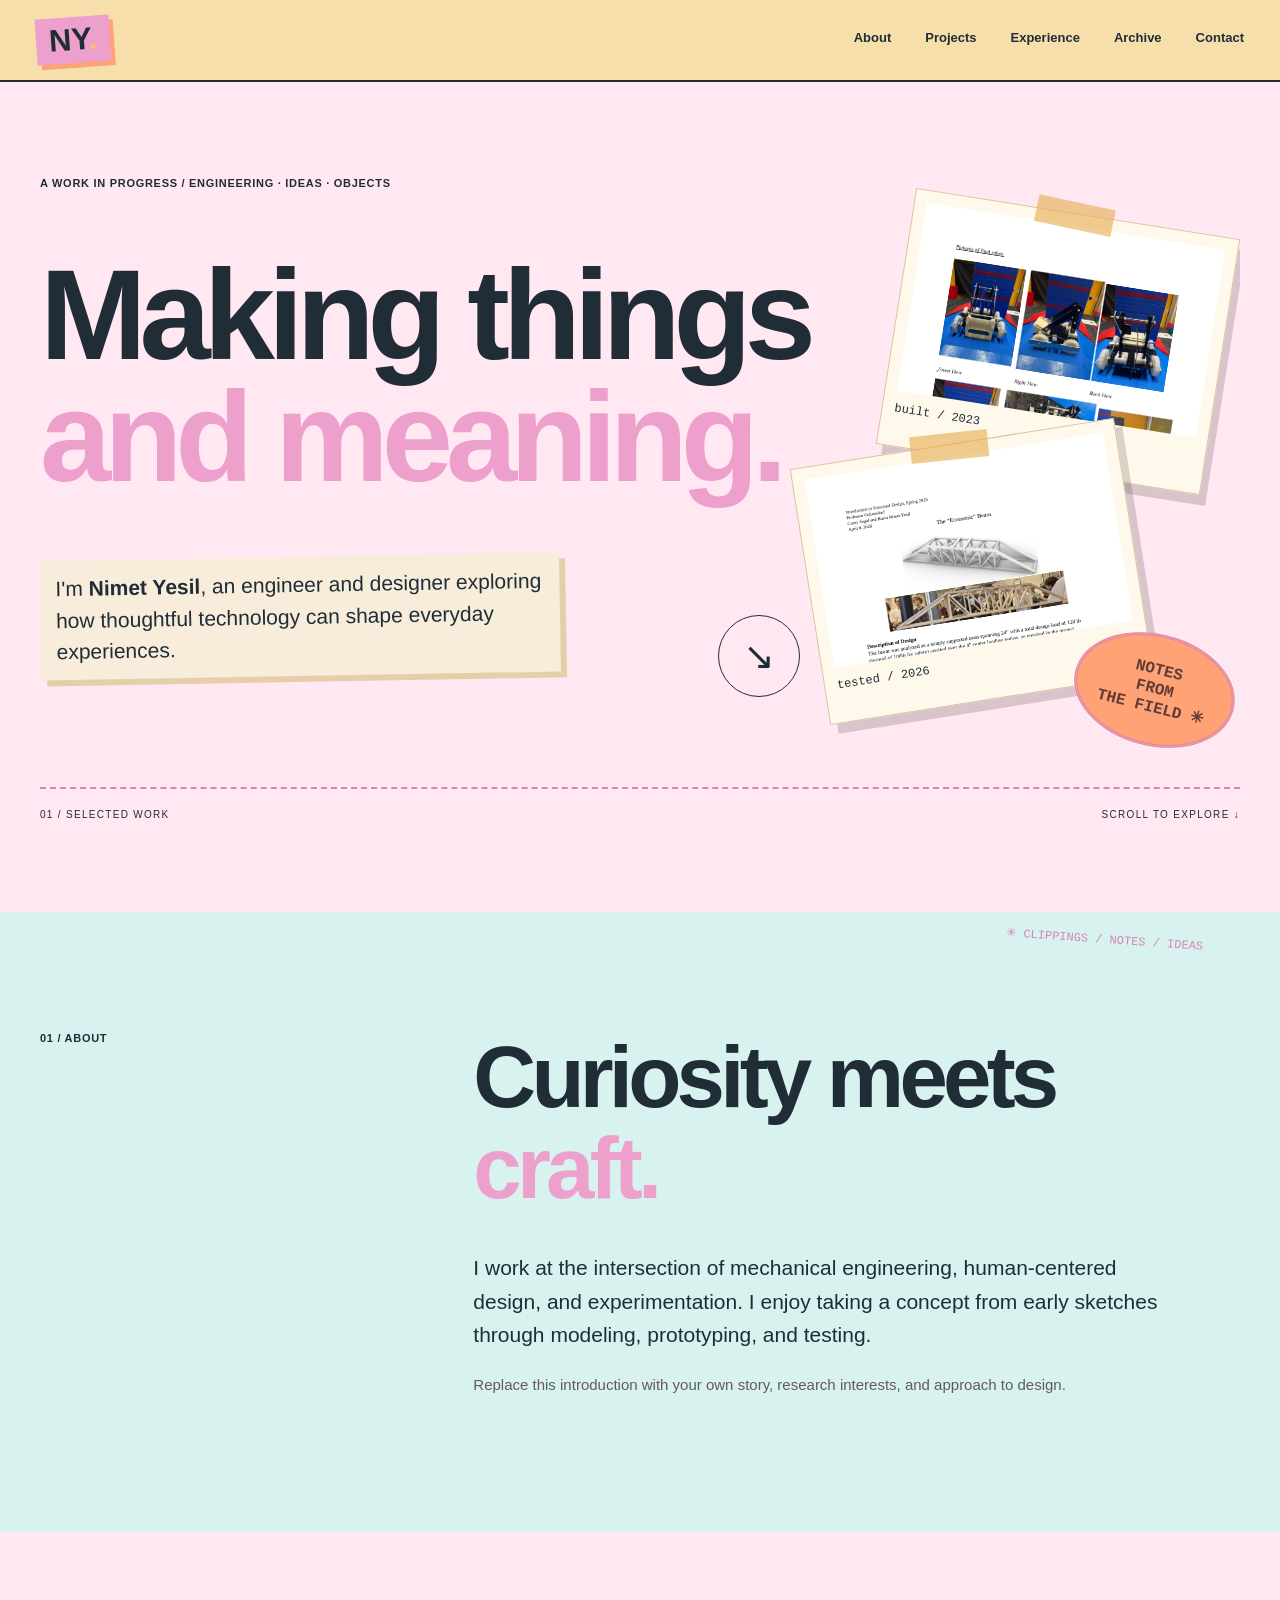
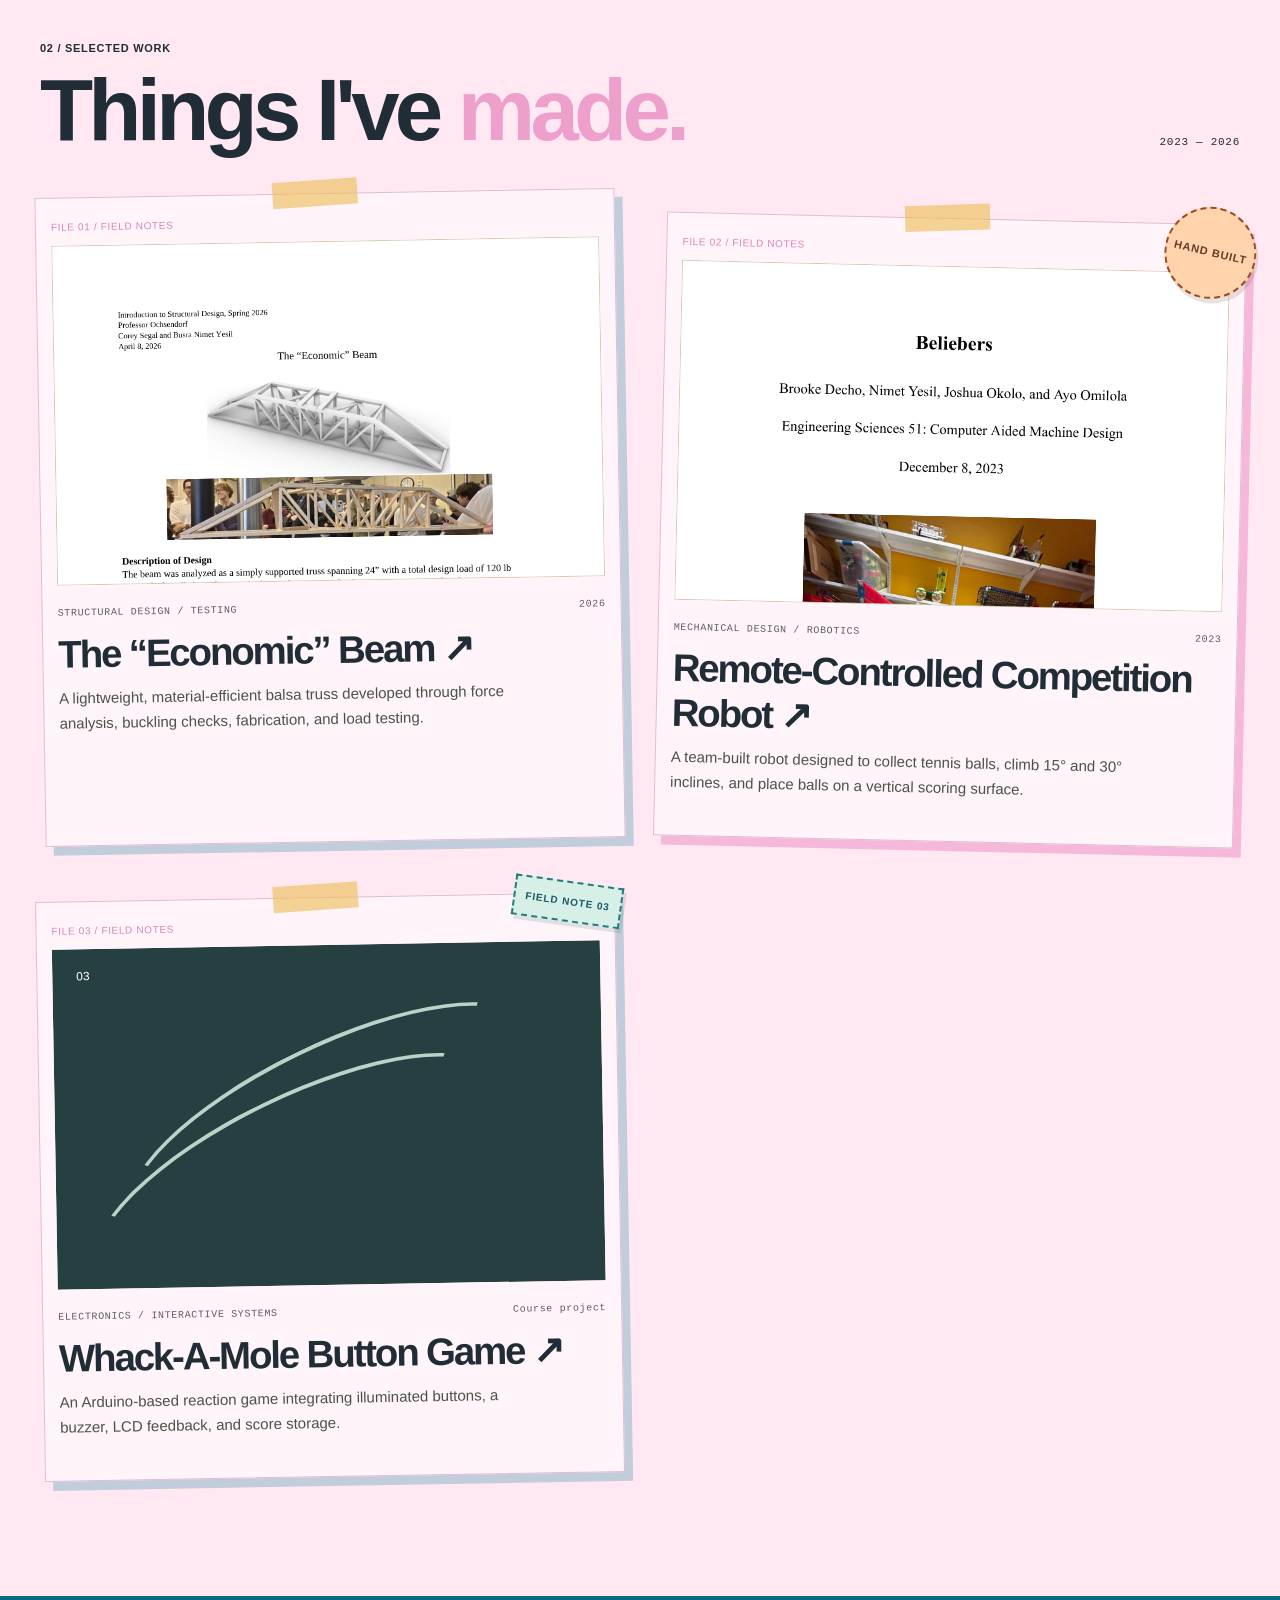
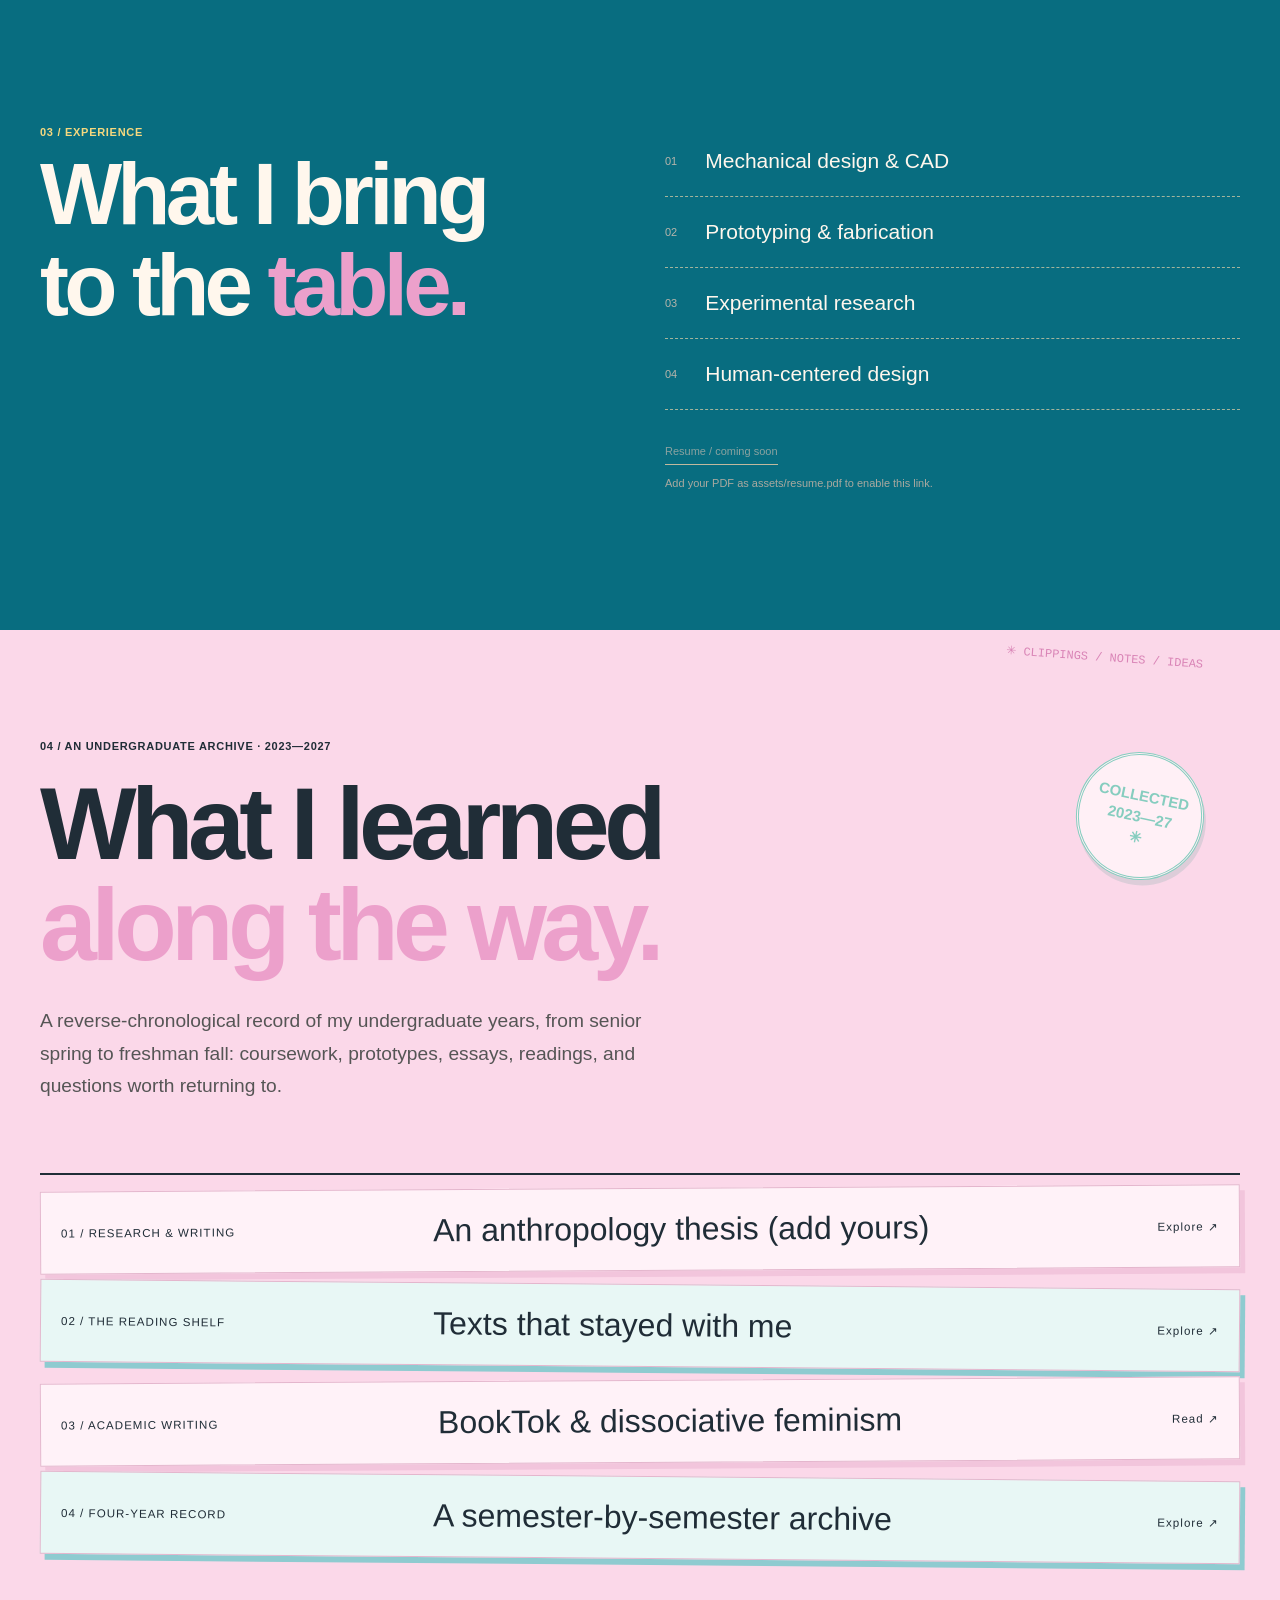
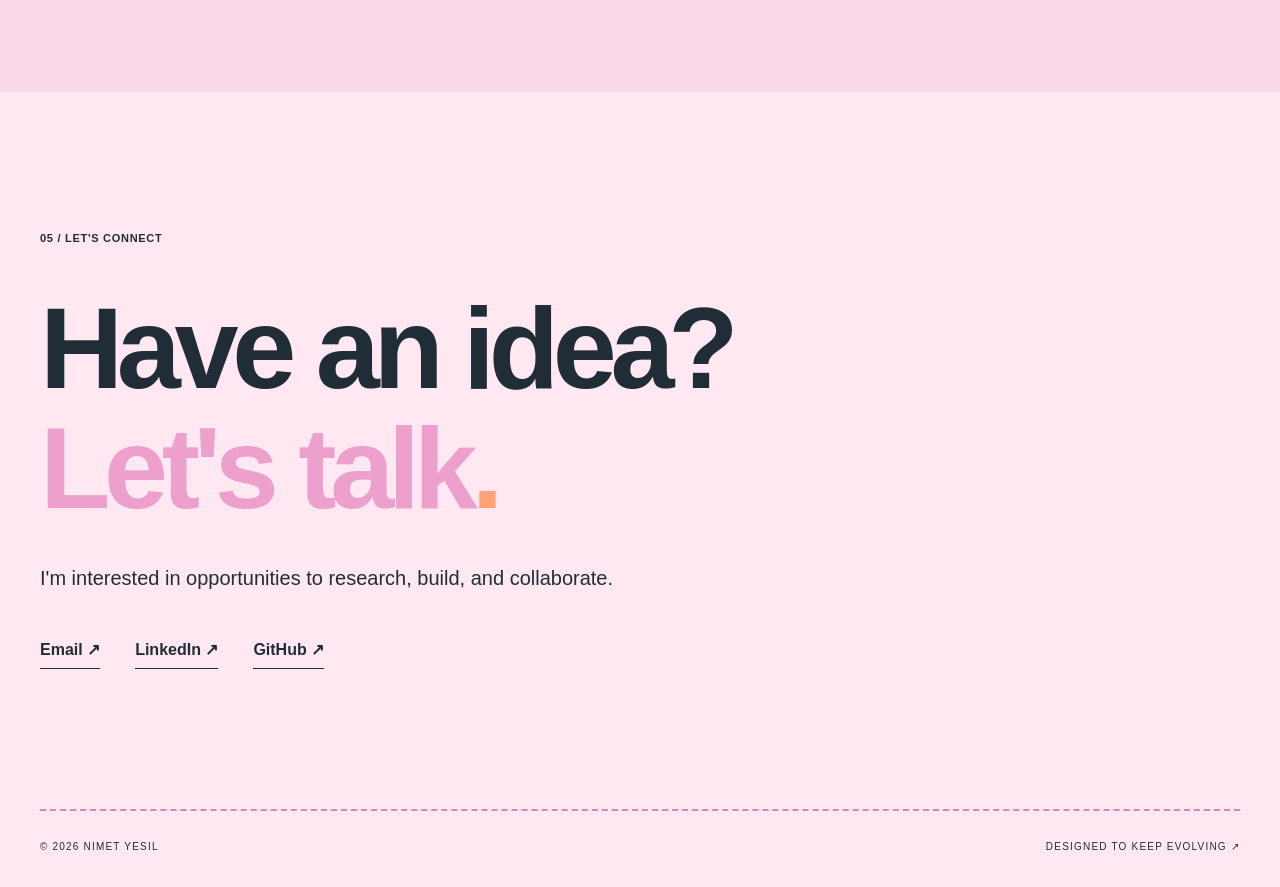
<file: index.html>
<!DOCTYPE html>

<html lang="en">
<head>
<meta charset="utf-8"/>
<meta content="width=device-width, initial-scale=1" name="viewport"/>
<meta content="Engineering, research and design portfolio" name="description"/>
<title>Nimet Yesil — Engineering &amp; Design</title>
<link href="styles.css" rel="stylesheet"/>
</head>
<body class="scrapbook">
<header class="site-header">
<a aria-label="Home" class="wordmark" href="#home">NY<span class="dot">.</span></a>
<nav aria-label="Main navigation"><a href="#about">About</a><a href="#projects">Projects</a><a href="#experience">Experience</a><a href="#archive">Archive</a><a href="#contact">Contact</a></nav>
</header>
<main>
<section class="hero wrap" id="home">
<p class="eyebrow">A WORK IN PROGRESS  /  ENGINEERING · IDEAS · OBJECTS</p>
<h1>Making things<br/><em>and meaning.</em></h1>
<div class="hero-bottom"><p>I'm <strong>Nimet Yesil</strong>, an engineer and designer exploring how thoughtful technology can shape everyday experiences.</p><a aria-label="View projects" class="round-link" href="#projects">↘</a></div>
<div aria-hidden="true" class="hero-decoration"><span>01 / SELECTED WORK</span><span>SCROLL TO EXPLORE ↓</span></div>
<div aria-hidden="true" class="hero-collage"><div class="collage-card card-photo"><img alt="" src="assets/projects/robot-photos.png"/><span>built / 2023</span></div><div class="collage-card card-sketch"><img alt="" src="assets/projects/balsa-report.png"/><span>tested / 2026</span></div><div class="collage-stamp">NOTES<br/>FROM<br/>THE FIELD ✳</div></div></section>
<section class="about-section paper-section" id="about"><div class="wrap about-grid"><p class="eyebrow">01 / ABOUT</p><div><h2>Curiosity meets <em>craft.</em></h2><p>I work at the intersection of mechanical engineering, human-centered design, and experimentation. I enjoy taking a concept from early sketches through modeling, prototyping, and testing.</p><p class="muted">Replace this introduction with your own story, research interests, and approach to design.</p></div></div></section>
<section class="projects-section wrap" id="projects"><div class="section-heading"><div><p class="eyebrow">02 / SELECTED WORK</p><h2>Things I've <em>made.</em></h2></div><span class="count">2023 — 2026</span></div>
<div class="project-grid">
<article class="project-card"><span class="card-index">FILE 01 / FIELD NOTES</span><a aria-label="Read case study: The “Economic” Beam" href="balsa.html"><img alt="The “Economic” Beam project documentation" class="project-photo" loading="lazy" src="assets/projects/balsa-report.png"/></a><div class="project-meta"><span>STRUCTURAL DESIGN / TESTING</span><span>2026</span></div><h3><a href="balsa.html">The “Economic” Beam ↗</a></h3><p>A lightweight, material-efficient balsa truss developed through force analysis, buckling checks, fabrication, and load testing.</p></article>
<article class="project-card"><span class="card-index">FILE 02 / FIELD NOTES</span><a aria-label="Read case study: Remote-Controlled Competition Robot" href="robot.html"><img alt="Remote-Controlled Competition Robot project documentation" class="project-photo" loading="lazy" src="assets/projects/robot-cover.png"/></a><div class="project-meta"><span>MECHANICAL DESIGN / ROBOTICS</span><span>2023</span></div><h3><a href="robot.html">Remote-Controlled Competition Robot ↗</a></h3><p>A team-built robot designed to collect tennis balls, climb 15° and 30° inclines, and place balls on a vertical scoring surface.</p></article>
<article class="project-card"><span class="card-index">FILE 03 / FIELD NOTES</span><a aria-label="Read case study: Whack-A-Mole Button Game" href="whack.html"><div class="project-art art-two"><span class="art-number">03</span><div class="wave wave-a"></div><div class="wave wave-b"></div></div></a><div class="project-meta"><span>ELECTRONICS / INTERACTIVE SYSTEMS</span><span>Course project</span></div><h3><a href="whack.html">Whack-A-Mole Button Game ↗</a></h3><p>An Arduino-based reaction game integrating illuminated buttons, a buzzer, LCD feedback, and score storage.</p></article>
</div>
</section>
<section class="experience-section paper-section" id="experience"><div class="wrap experience-grid"><div><p class="eyebrow">03 / EXPERIENCE</p><h2>What I bring<br/>to the <em>table.</em></h2></div><div class="skill-list"><div><span>01</span><strong>Mechanical design &amp; CAD</strong></div><div><span>02</span><strong>Prototyping &amp; fabrication</strong></div><div><span>03</span><strong>Experimental research</strong></div><div><span>04</span><strong>Human-centered design</strong></div><span class="resume-link resume-pending">Resume / coming soon</span><p class="small-note">Add your PDF as assets/resume.pdf to enable this link.</p></div></div></section>
<section class="archive-intro paper-section" id="archive"><div class="wrap archive-intro-inner"><p class="eyebrow">04 / AN UNDERGRADUATE ARCHIVE · 2023—2027</p><div aria-hidden="true" class="archive-sticker">COLLECTED<br/>2023—27<br/>✳</div><h2>What I learned<br/><em>along the way.</em></h2><p>A reverse-chronological record of my undergraduate years, from senior spring to freshman fall: coursework, prototypes, essays, readings, and questions worth returning to.</p><div class="archive-index"><a href="thesis.html"><span>01 / RESEARCH &amp; WRITING</span><strong>An anthropology thesis (add yours)</strong><span>Explore ↗</span></a><a href="readings.html"><span>02 / THE READING SHELF</span><strong>Texts that stayed with me</strong><span>Explore ↗</span></a><a href="writing.html"><span>03 / ACADEMIC WRITING</span><strong>BookTok &amp; dissociative feminism</strong><span>Read ↗</span></a><a href="archive.html"><span>04 / FOUR-YEAR RECORD</span><strong>A semester-by-semester archive</strong><span>Explore ↗</span></a></div></div></section>
<section class="contact-section wrap" id="contact"><p class="eyebrow">05 / LET'S CONNECT</p><h2>Have an idea?<br/><em>Let's talk<span class="dot">.</span></em></h2><p>I'm interested in opportunities to research, build, and collaborate.</p><div class="contact-links"><a href="mailto:hello@example.com">Email ↗</a><a href="https://www.linkedin.com/" rel="noopener" target="_blank">LinkedIn ↗</a><a href="https://github.com/" rel="noopener" target="_blank">GitHub ↗</a></div></section>
</main>
<footer class="wrap"><span>© <span id="year"></span> NIMET YESIL</span><span>DESIGNED TO KEEP EVOLVING ↗</span></footer>
<script src="script.js"></script>
</body>
</html>
</file>
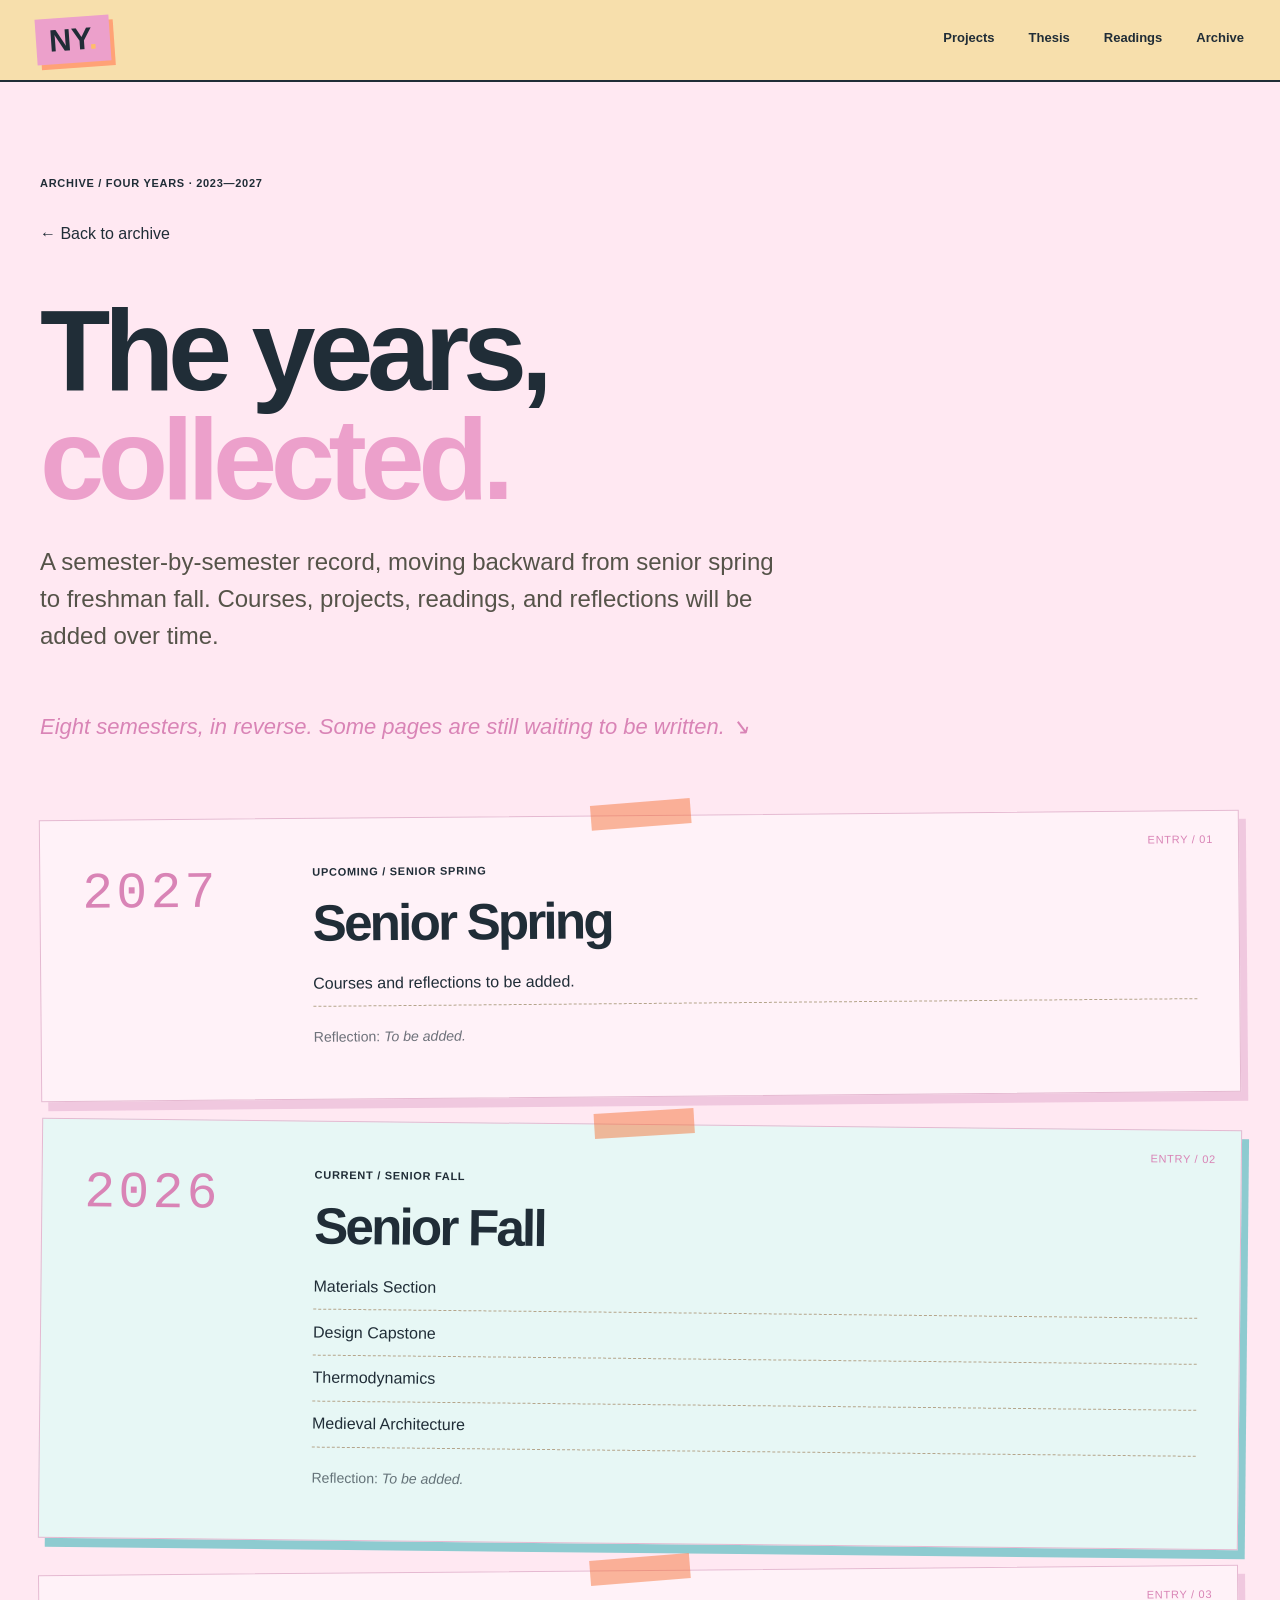
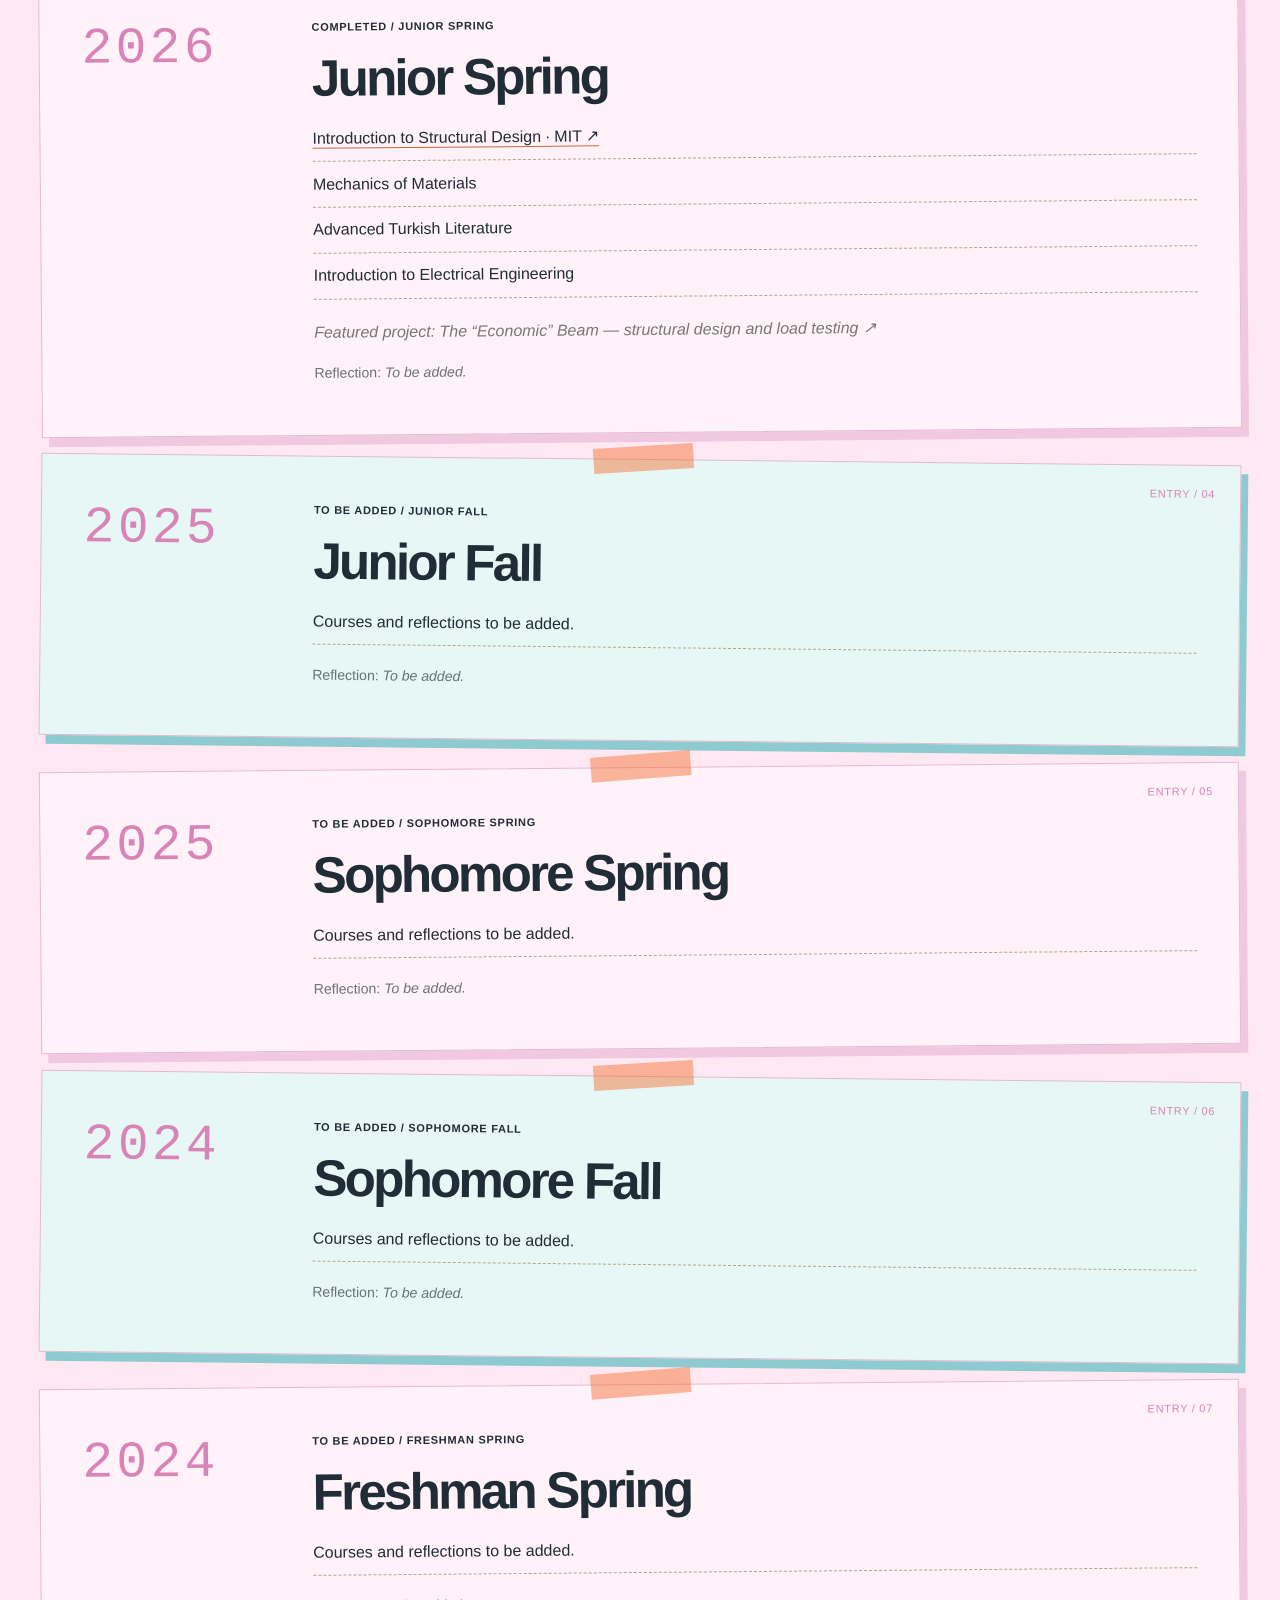
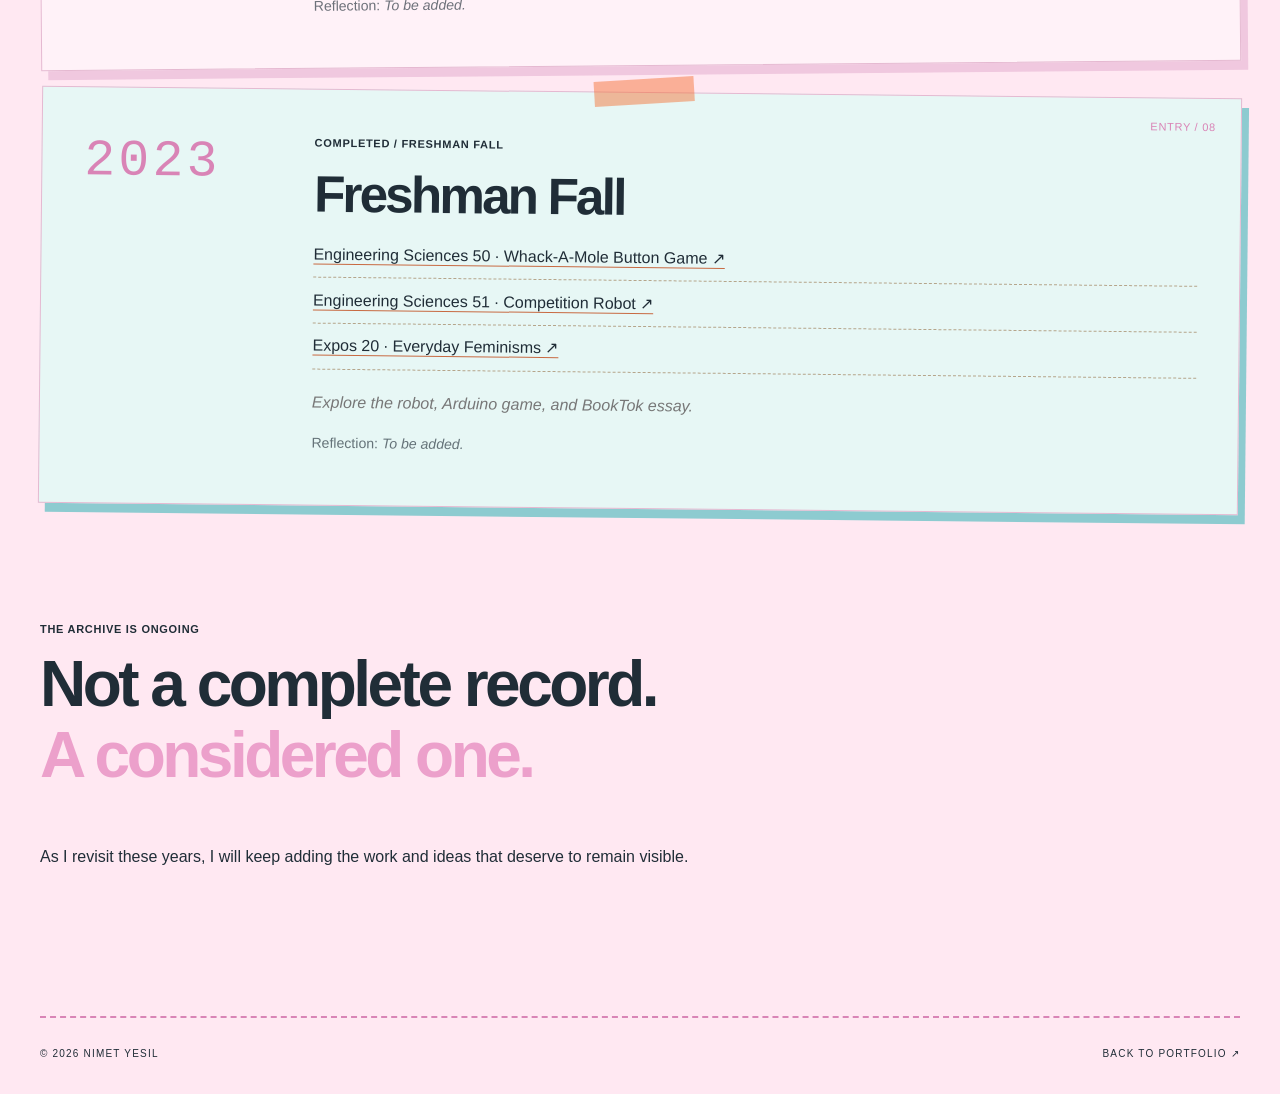
<file: archive.html>
<!DOCTYPE html>
<html lang="en"><head><meta charset="utf-8"/><meta content="width=device-width,initial-scale=1" name="viewport"/><meta content="An undergraduate archive of research, readings, and reflections" name="description"/><link href="styles.css" rel="stylesheet"/><title>Undergraduate archive — Nimet Yesil</title></head><body class="scrapbook"><header class="site-header"><a aria-label="Home" class="wordmark" href="index.html">NY<span class="dot">.</span></a><nav aria-label="Main navigation"><a href="index.html#projects">Projects</a><a href="thesis.html">Thesis</a><a href="readings.html">Readings</a><a href="archive.html">Archive</a></nav></header><main class="inner-page wrap"><p class="eyebrow">ARCHIVE / FOUR YEARS · 2023—2027</p><a class="back-link" href="index.html#archive">← Back to archive</a><h1 class="page-title">The years,<br/><em>collected.</em></h1><p class="page-lead">A semester-by-semester record, moving backward from senior spring to freshman fall. Courses, projects, readings, and reflections will be added over time.</p><p class="archive-annotation">Eight semesters, in reverse. Some pages are still waiting to be written. ↘</p><div class="timeline"><article class="semester-paper" id="senior-spring-2027"><span class="semester-number">ENTRY / 01</span><span class="timeline-year">2027</span><div><p class="eyebrow">UPCOMING / SENIOR SPRING</p><h2>Senior Spring</h2><ul class="semester-courses"><li class="muted">Courses and reflections to be added.</li></ul><p class="semester-reflection">Reflection: <em>To be added.</em></p></div></article><article class="semester-paper" id="senior-fall-2026"><span class="semester-number">ENTRY / 02</span><span class="timeline-year">2026</span><div><p class="eyebrow">CURRENT / SENIOR FALL</p><h2>Senior Fall</h2><ul class="semester-courses"><li>Materials Section</li><li>Design Capstone</li><li>Thermodynamics</li><li>Medieval Architecture</li></ul><p class="semester-reflection">Reflection: <em>To be added.</em></p></div></article><article class="semester-paper" id="junior-spring-2026"><span class="semester-number">ENTRY / 03</span><span class="timeline-year">2026</span><div><p class="eyebrow">COMPLETED / JUNIOR SPRING</p><h2>Junior Spring</h2><ul class="semester-courses"><li><a href="balsa.html">Introduction to Structural Design · MIT ↗</a></li><li>Mechanics of Materials</li><li>Advanced Turkish Literature</li><li>Introduction to Electrical Engineering</li></ul><p class="prompt">Featured project: <a href="balsa.html">The “Economic” Beam — structural design and load testing ↗</a></p><p class="semester-reflection">Reflection: <em>To be added.</em></p></div></article><article class="semester-paper" id="junior-fall-2025"><span class="semester-number">ENTRY / 04</span><span class="timeline-year">2025</span><div><p class="eyebrow">TO BE ADDED / JUNIOR FALL</p><h2>Junior Fall</h2><ul class="semester-courses"><li class="muted">Courses and reflections to be added.</li></ul><p class="semester-reflection">Reflection: <em>To be added.</em></p></div></article><article class="semester-paper" id="sophomore-spring-2025"><span class="semester-number">ENTRY / 05</span><span class="timeline-year">2025</span><div><p class="eyebrow">TO BE ADDED / SOPHOMORE SPRING</p><h2>Sophomore Spring</h2><ul class="semester-courses"><li class="muted">Courses and reflections to be added.</li></ul><p class="semester-reflection">Reflection: <em>To be added.</em></p></div></article><article class="semester-paper" id="sophomore-fall-2024"><span class="semester-number">ENTRY / 06</span><span class="timeline-year">2024</span><div><p class="eyebrow">TO BE ADDED / SOPHOMORE FALL</p><h2>Sophomore Fall</h2><ul class="semester-courses"><li class="muted">Courses and reflections to be added.</li></ul><p class="semester-reflection">Reflection: <em>To be added.</em></p></div></article><article class="semester-paper" id="freshman-spring-2024"><span class="semester-number">ENTRY / 07</span><span class="timeline-year">2024</span><div><p class="eyebrow">TO BE ADDED / FRESHMAN SPRING</p><h2>Freshman Spring</h2><ul class="semester-courses"><li class="muted">Courses and reflections to be added.</li></ul><p class="semester-reflection">Reflection: <em>To be added.</em></p></div></article><article class="semester-paper" id="freshman-fall-2023"><span class="semester-number">ENTRY / 08</span><span class="timeline-year">2023</span><div><p class="eyebrow">COMPLETED / FRESHMAN FALL</p><h2>Freshman Fall</h2><ul class="semester-courses"><li><a href="whack.html">Engineering Sciences 50 · Whack-A-Mole Button Game ↗</a></li><li><a href="robot.html">Engineering Sciences 51 · Competition Robot ↗</a></li><li><a href="writing.html">Expos 20 · Everyday Feminisms ↗</a></li></ul><p class="prompt">Explore the <a href="robot.html">robot</a>, <a href="whack.html">Arduino game</a>, and <a href="writing.html">BookTok essay</a>.</p><p class="semester-reflection">Reflection: <em>To be added.</em></p></div></article></div><div class="archive-end"><p class="eyebrow">THE ARCHIVE IS ONGOING</p><h2>Not a complete record.<br/><em>A considered one.</em></h2><p>As I revisit these years, I will keep adding the work and ideas that deserve to remain visible.</p></div></main><footer class="wrap"><span>© <span id="year"></span> NIMET YESIL</span><a href="index.html">BACK TO PORTFOLIO ↗</a></footer><script src="script.js"></script></body></html>
</file>
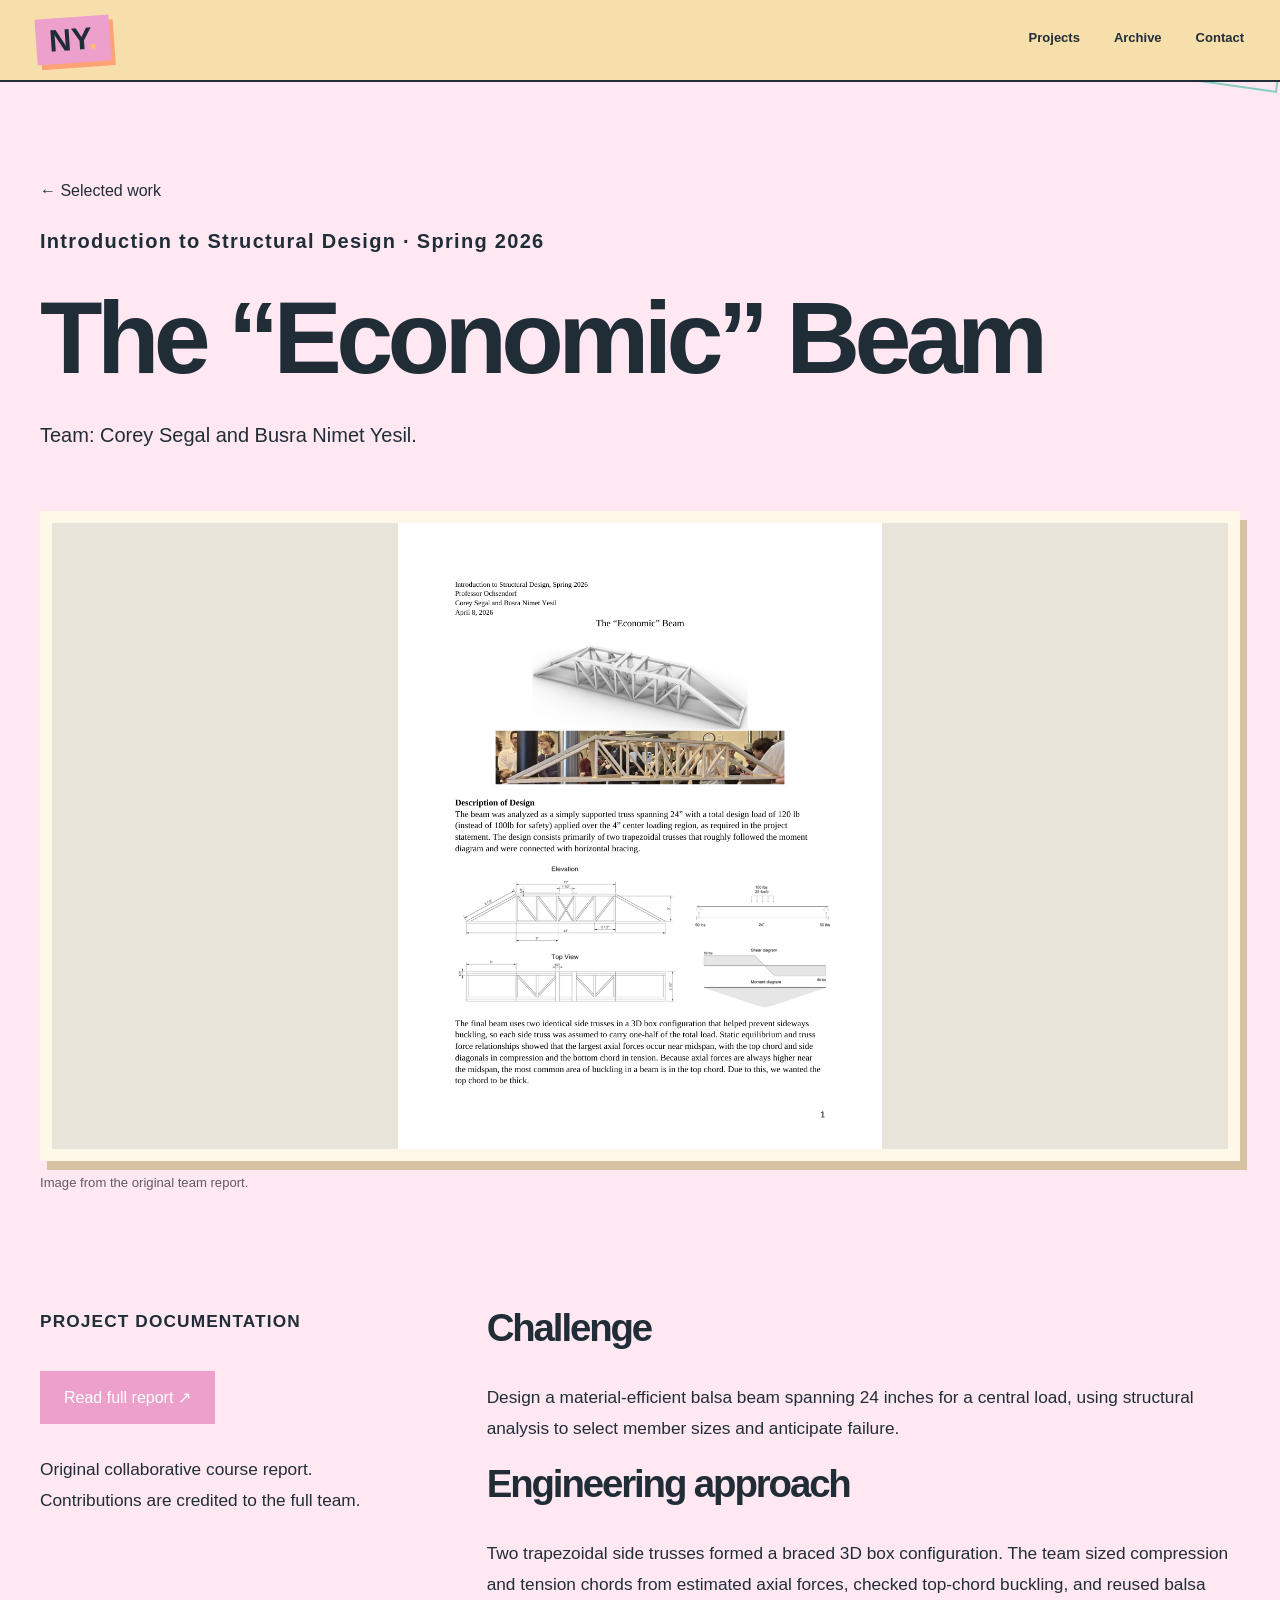
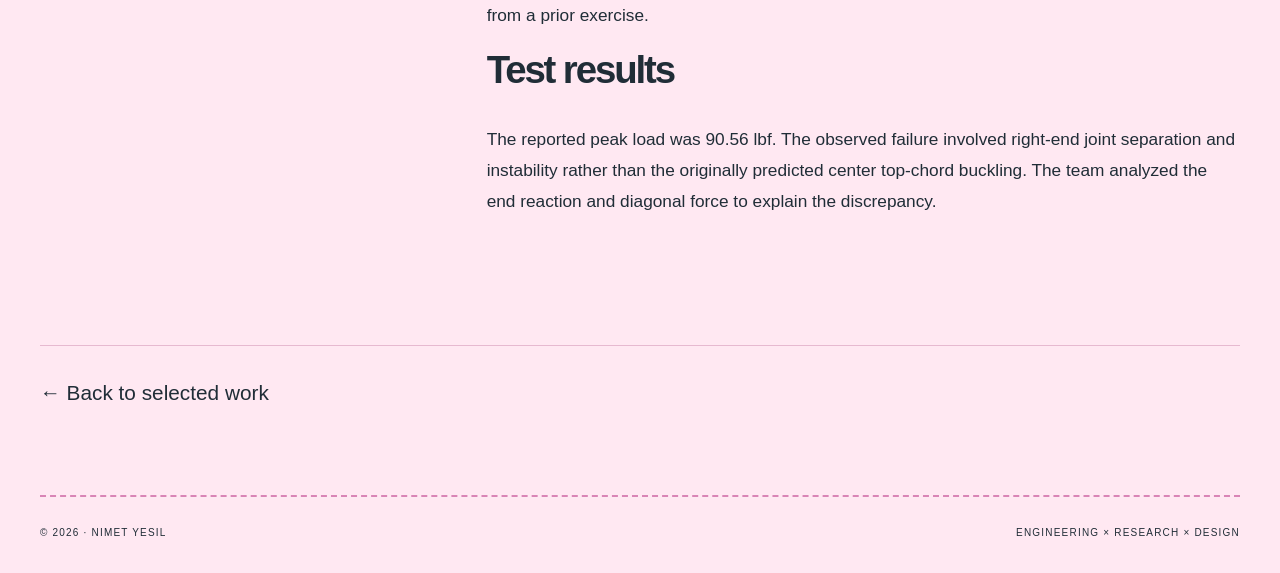
<file: balsa.html>
<!DOCTYPE html>
<html lang="en"><head><meta charset="utf-8"/><meta content="width=device-width, initial-scale=1" name="viewport"/><link href="styles.css" rel="stylesheet"/><title>The “Economic” Beam — Nimet Yesil</title></head><body class="scrapbook"><header class="site-header"><a class="wordmark" href="index.html">NY<span class="dot">.</span></a><nav><a href="index.html#projects">Projects</a><a href="index.html#archive">Archive</a><a href="index.html#contact">Contact</a></nav></header><main><div aria-hidden="true" class="page-stamp">N.Y. / ARCHIVE ✳</div><section class="wrap case-hero"><a class="back-link" href="index.html#projects">← Selected work</a><p class="eyebrow">Introduction to Structural Design · Spring 2026</p><h1>The “Economic” Beam</h1><p>Team: Corey Segal and Busra Nimet Yesil.</p></section><div class="wrap"><img alt="The “Economic” Beam documentation" class="case-image" src="assets/projects/balsa-report.png"/><p class="figure-caption">Image from the original team report.</p></div><section class="wrap case-body"><aside><p class="eyebrow">PROJECT DOCUMENTATION</p><a class="document-link" href="assets/projects/balsa-beam-report.pdf" rel="noopener" target="_blank">Read full report ↗</a><p>Original collaborative course report. Contributions are credited to the full team.</p></aside><article><section><h2>Challenge</h2><p>Design a material-efficient balsa beam spanning 24 inches for a central load, using structural analysis to select member sizes and anticipate failure.</p></section><section><h2>Engineering approach</h2><p>Two trapezoidal side trusses formed a braced 3D box configuration. The team sized compression and tension chords from estimated axial forces, checked top-chord buckling, and reused balsa from a prior exercise.</p></section><section><h2>Test results</h2><p>The reported peak load was 90.56 lbf. The observed failure involved right-end joint separation and instability rather than the originally predicted center top-chord buckling. The team analyzed the end reaction and diagonal force to explain the discrepancy.</p></section></article></section></main><div class="wrap page-navigation"><a href="index.html#projects">← Back to selected work</a></div><footer class="wrap"><span>© 2026 · NIMET YESIL</span><span>ENGINEERING × RESEARCH × DESIGN</span></footer></body></html>
</file>
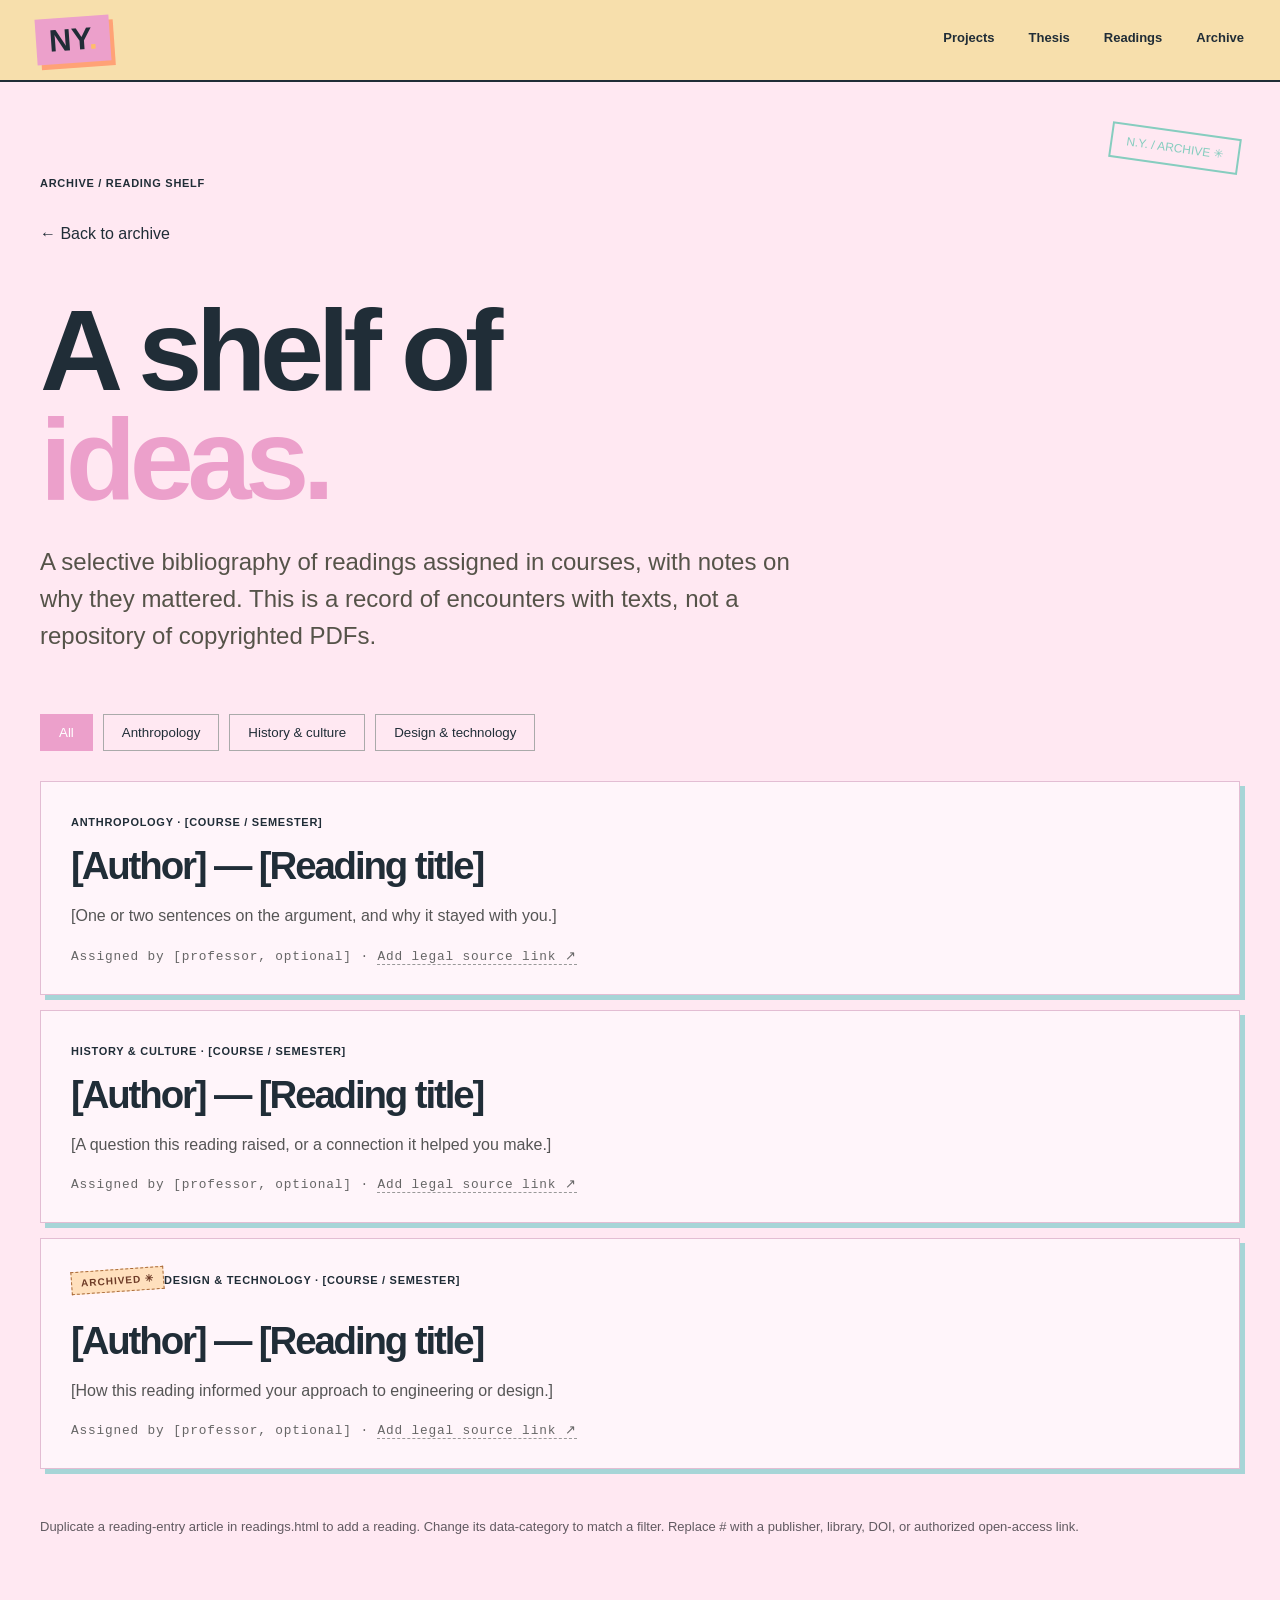
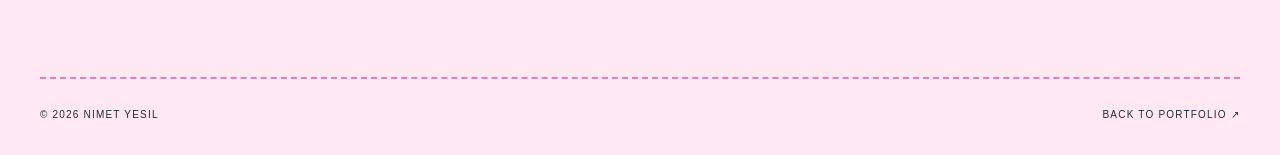
<file: readings.html>
<!DOCTYPE html>
<html lang="en"><head><meta charset="utf-8"/><meta content="width=device-width,initial-scale=1" name="viewport"/><meta content="An undergraduate archive of research, readings, and reflections" name="description"/><link href="styles.css" rel="stylesheet"/><title>Reading shelf — Nimet Yesil</title></head><body class="scrapbook"><header class="site-header"><a aria-label="Home" class="wordmark" href="index.html">NY<span class="dot">.</span></a><nav aria-label="Main navigation"><a href="index.html#projects">Projects</a><a href="thesis.html">Thesis</a><a href="readings.html">Readings</a><a href="archive.html">Archive</a></nav></header><main class="inner-page wrap"><div aria-hidden="true" class="page-stamp">N.Y. / ARCHIVE ✳</div><p class="eyebrow">ARCHIVE / READING SHELF</p><a class="back-link" href="index.html#archive">← Back to archive</a><h1 class="page-title">A shelf of<br/><em>ideas.</em></h1><p class="page-lead">A selective bibliography of readings assigned in courses, with notes on why they mattered. This is a record of encounters with texts, not a repository of copyrighted PDFs.</p><div aria-label="Filter readings" class="shelf-controls" role="group"><button aria-pressed="true" class="filter active" data-filter="all">All</button><button aria-pressed="false" class="filter" data-filter="anthropology">Anthropology</button><button aria-pressed="false" class="filter" data-filter="history">History &amp; culture</button><button aria-pressed="false" class="filter" data-filter="design">Design &amp; technology</button></div><div class="reading-list"><article class="reading-entry" data-category="anthropology"><span class="eyebrow">ANTHROPOLOGY · [COURSE / SEMESTER]</span><h2>[Author] — [Reading title]</h2><p>[One or two sentences on the argument, and why it stayed with you.]</p><span class="reading-note">Assigned by [professor, optional] · <a class="placeholder-link" href="#">Add legal source link ↗</a></span></article><article class="reading-entry" data-category="history"><span class="eyebrow">HISTORY &amp; CULTURE · [COURSE / SEMESTER]</span><h2>[Author] — [Reading title]</h2><p>[A question this reading raised, or a connection it helped you make.]</p><span class="reading-note">Assigned by [professor, optional] · <a class="placeholder-link" href="#">Add legal source link ↗</a></span></article><article class="reading-entry" data-category="design"><span class="eyebrow">DESIGN &amp; TECHNOLOGY · [COURSE / SEMESTER]</span><h2>[Author] — [Reading title]</h2><p>[How this reading informed your approach to engineering or design.]</p><span class="reading-note">Assigned by [professor, optional] · <a class="placeholder-link" href="#">Add legal source link ↗</a></span></article></div><p class="hint">Duplicate a reading-entry article in readings.html to add a reading. Change its data-category to match a filter. Replace # with a publisher, library, DOI, or authorized open-access link.</p></main><footer class="wrap"><span>© <span id="year"></span> NIMET YESIL</span><a href="index.html">BACK TO PORTFOLIO ↗</a></footer><script src="script.js"></script></body></html>
</file>
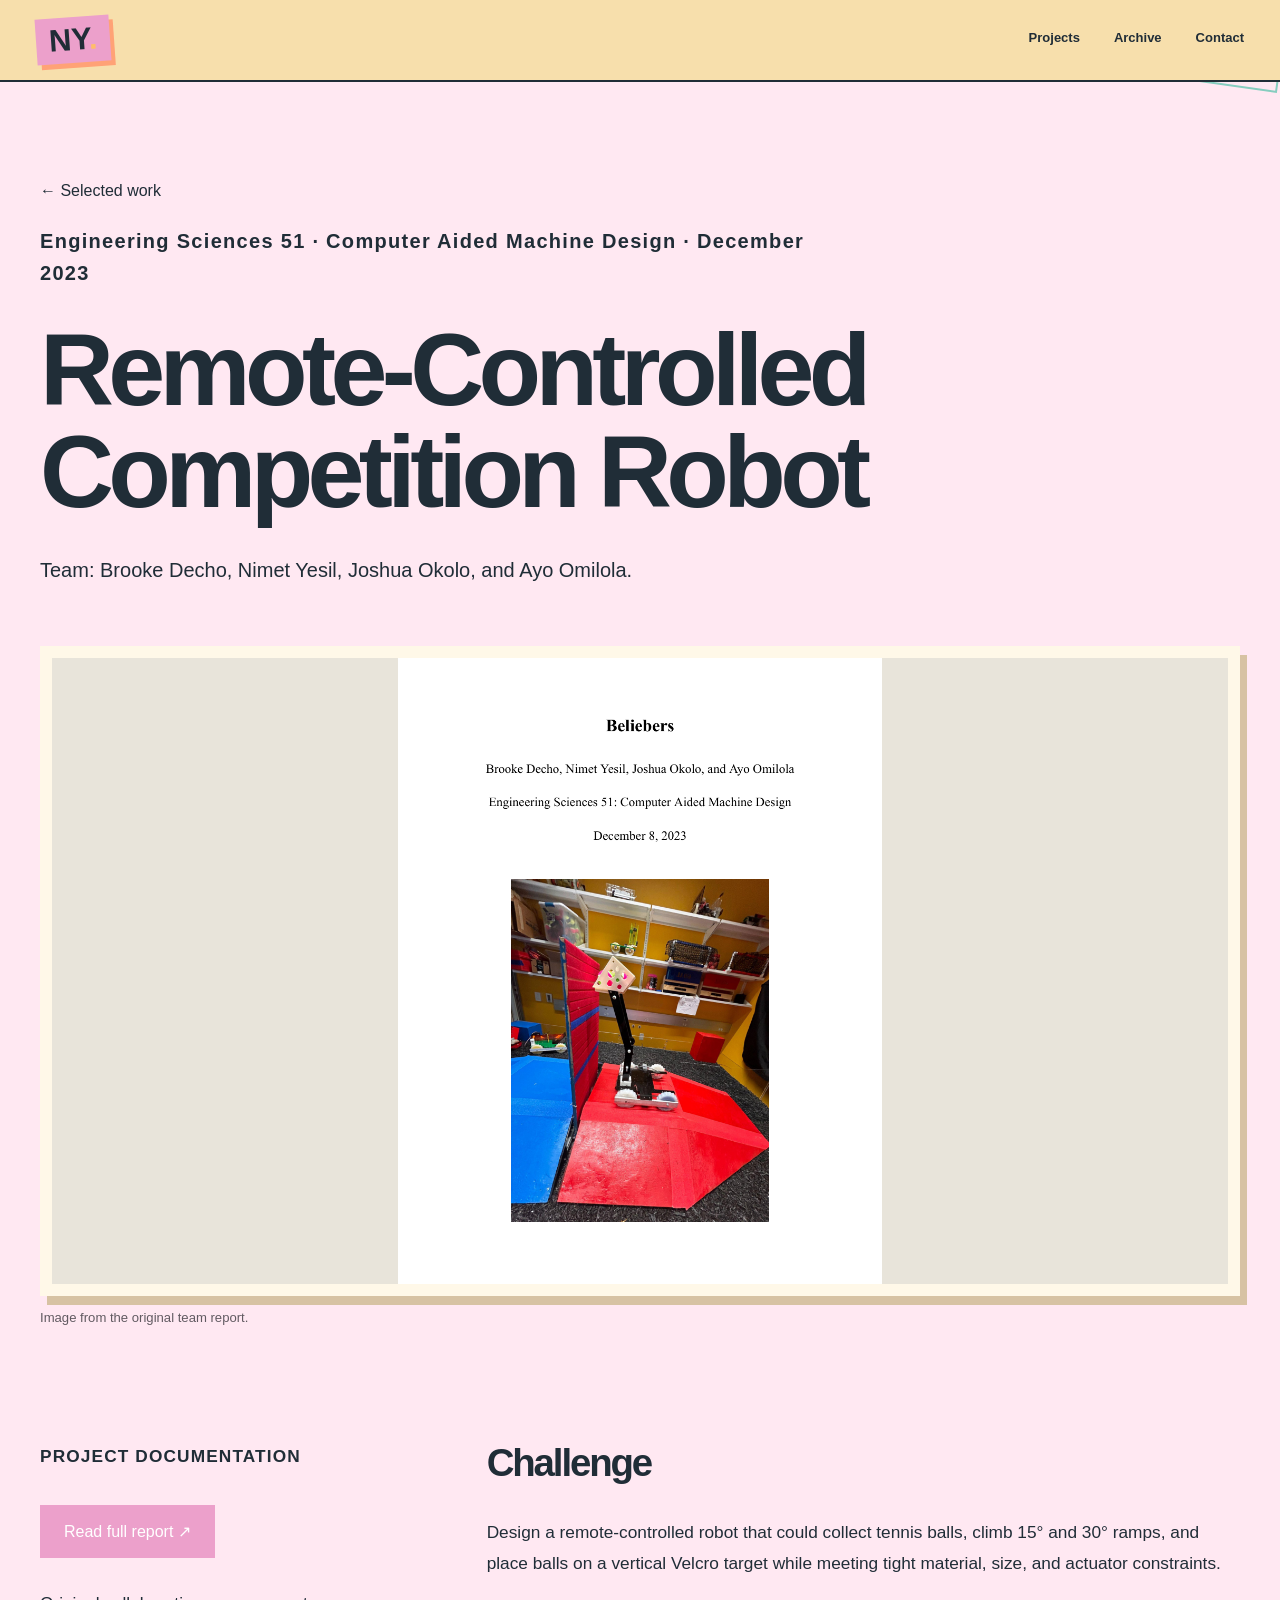
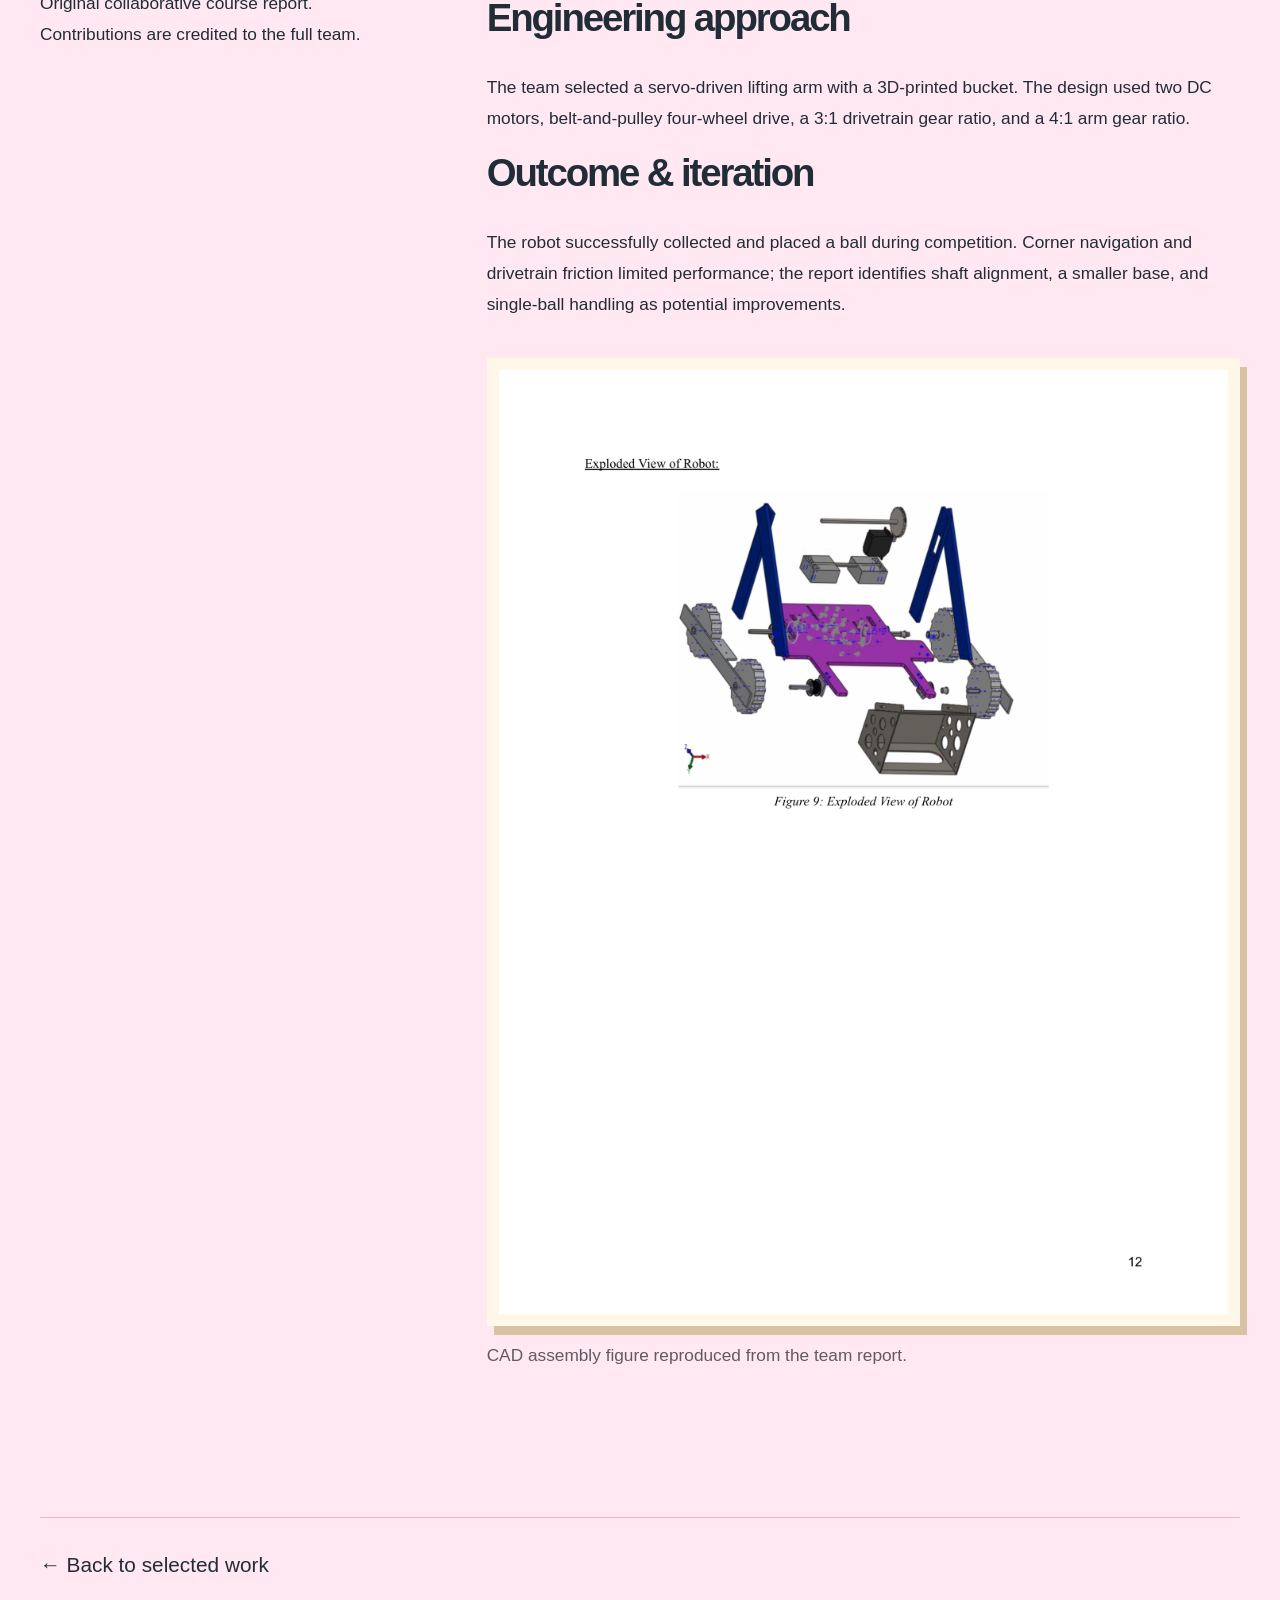
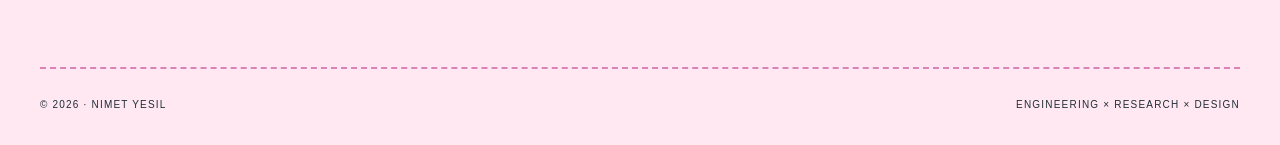
<file: robot.html>
<!DOCTYPE html>
<html lang="en"><head><meta charset="utf-8"/><meta content="width=device-width, initial-scale=1" name="viewport"/><link href="styles.css" rel="stylesheet"/><title>Remote-Controlled Competition Robot — Nimet Yesil</title></head><body class="scrapbook"><header class="site-header"><a class="wordmark" href="index.html">NY<span class="dot">.</span></a><nav><a href="index.html#projects">Projects</a><a href="index.html#archive">Archive</a><a href="index.html#contact">Contact</a></nav></header><main><div aria-hidden="true" class="page-stamp">N.Y. / ARCHIVE ✳</div><section class="wrap case-hero"><a class="back-link" href="index.html#projects">← Selected work</a><p class="eyebrow">Engineering Sciences 51 · Computer Aided Machine Design · December 2023</p><h1>Remote-Controlled Competition Robot</h1><p>Team: Brooke Decho, Nimet Yesil, Joshua Okolo, and Ayo Omilola.</p></section><div class="wrap"><img alt="Remote-Controlled Competition Robot documentation" class="case-image" src="assets/projects/robot-cover.png"/><p class="figure-caption">Image from the original team report.</p></div><section class="wrap case-body"><aside><p class="eyebrow">PROJECT DOCUMENTATION</p><a class="document-link" href="assets/projects/robot-report.pdf" rel="noopener" target="_blank">Read full report ↗</a><p>Original collaborative course report. Contributions are credited to the full team.</p></aside><article><section><h2>Challenge</h2><p>Design a remote-controlled robot that could collect tennis balls, climb 15° and 30° ramps, and place balls on a vertical Velcro target while meeting tight material, size, and actuator constraints.</p></section><section><h2>Engineering approach</h2><p>The team selected a servo-driven lifting arm with a 3D-printed bucket. The design used two DC motors, belt-and-pulley four-wheel drive, a 3:1 drivetrain gear ratio, and a 4:1 arm gear ratio.</p></section><section><h2>Outcome &amp; iteration</h2><p>The robot successfully collected and placed a ball during competition. Corner navigation and drivetrain friction limited performance; the report identifies shaft alignment, a smaller base, and single-ball handling as potential improvements.</p></section><img alt="CAD assembly view from team report" class="case-secondary" src="assets/projects/robot-assembly.png"/><p class="figure-caption">CAD assembly figure reproduced from the team report.</p></article></section></main><div class="wrap page-navigation"><a href="index.html#projects">← Back to selected work</a></div><footer class="wrap"><span>© 2026 · NIMET YESIL</span><span>ENGINEERING × RESEARCH × DESIGN</span></footer></body></html>
</file>
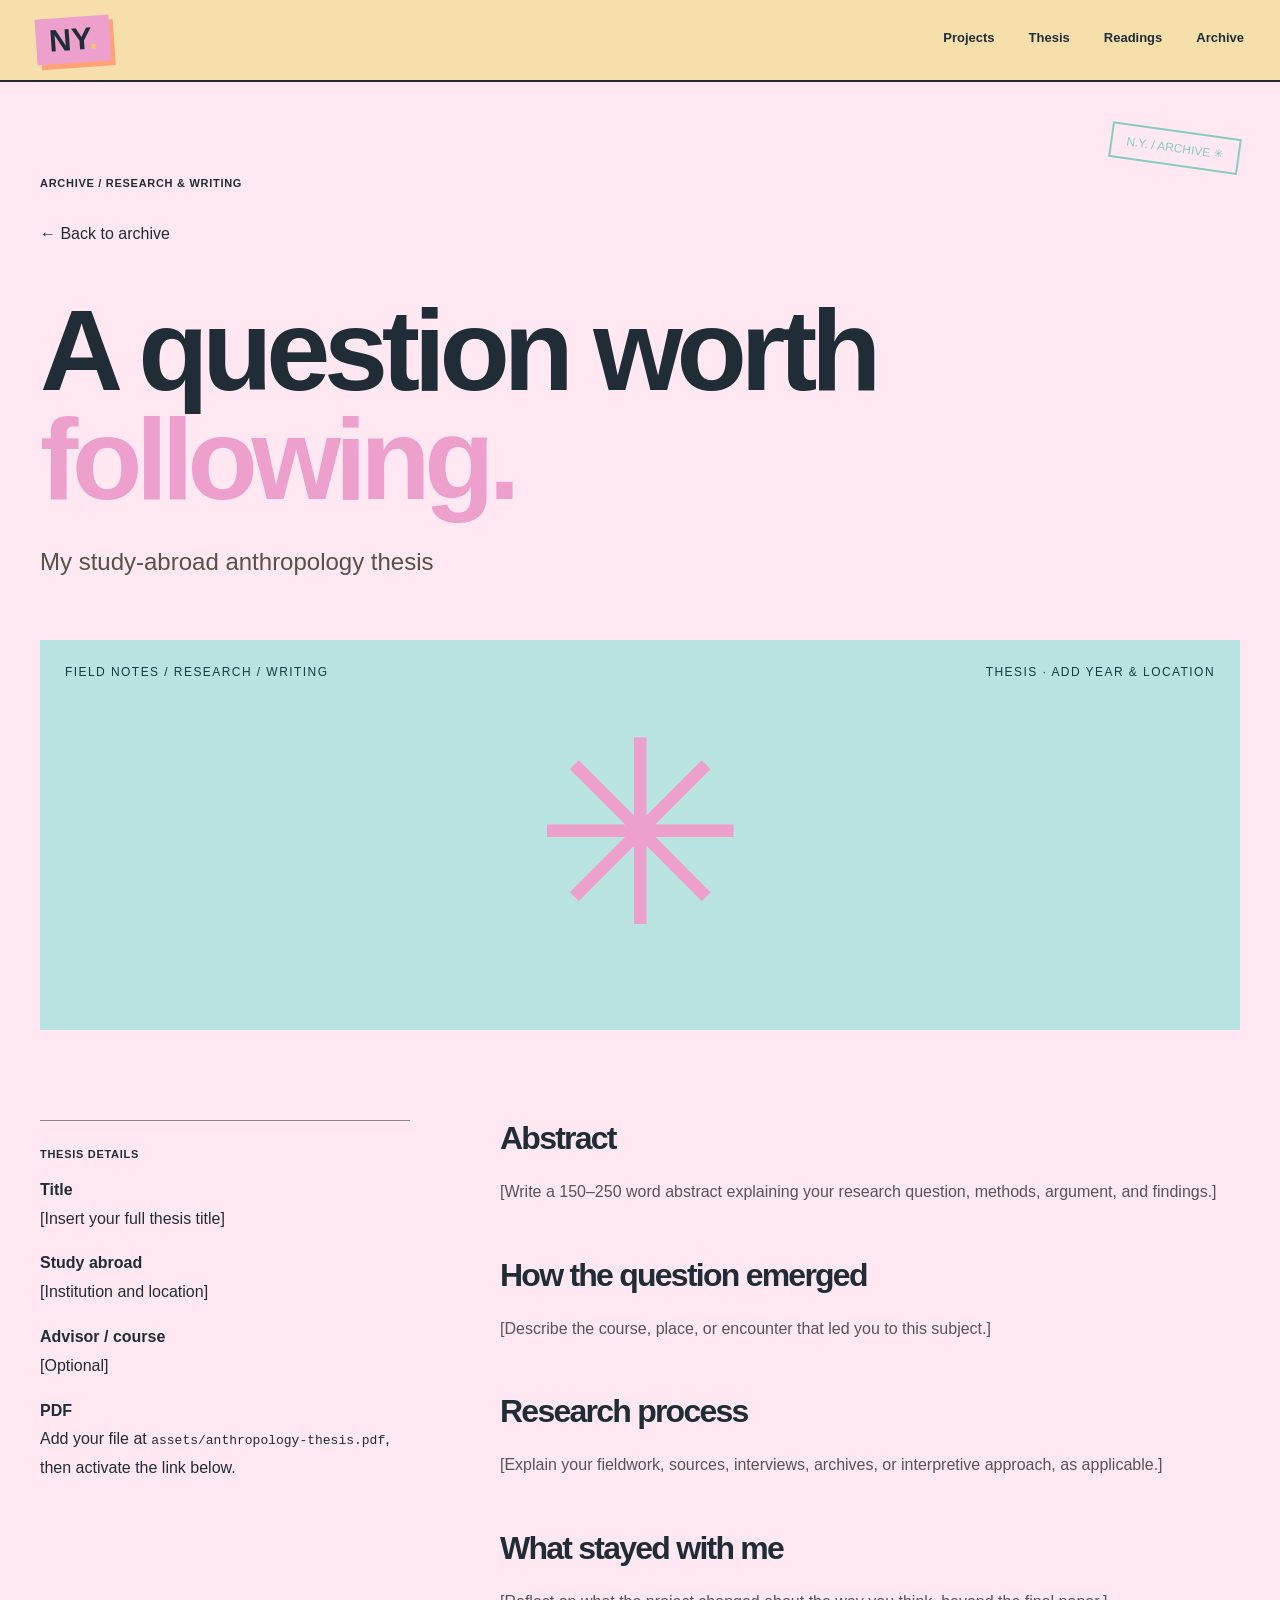
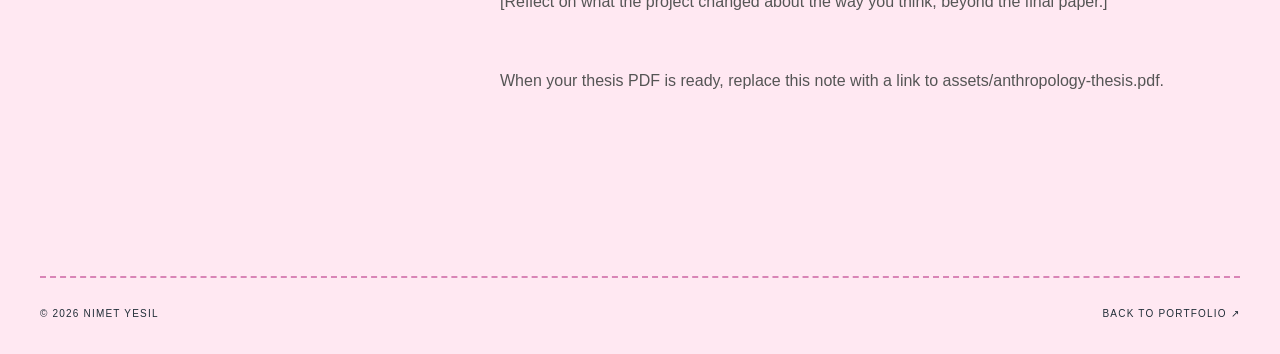
<file: thesis.html>
<!DOCTYPE html>
<html lang="en"><head><meta charset="utf-8"/><meta content="width=device-width,initial-scale=1" name="viewport"/><meta content="An undergraduate archive of research, readings, and reflections" name="description"/><link href="styles.css" rel="stylesheet"/><title>Anthropology thesis — Nimet Yesil</title></head><body class="scrapbook"><header class="site-header"><a aria-label="Home" class="wordmark" href="index.html">NY<span class="dot">.</span></a><nav aria-label="Main navigation"><a href="index.html#projects">Projects</a><a href="thesis.html">Thesis</a><a href="readings.html">Readings</a><a href="archive.html">Archive</a></nav></header><main class="inner-page wrap"><div aria-hidden="true" class="page-stamp">N.Y. / ARCHIVE ✳</div><p class="eyebrow">ARCHIVE / RESEARCH &amp; WRITING</p><a class="back-link" href="index.html#archive">← Back to archive</a><h1 class="page-title">A question worth<br/><em>following.</em></h1><p class="page-lead">My study-abroad anthropology thesis</p><div class="feature-panel"><span>FIELD NOTES / RESEARCH / WRITING</span><div class="feature-symbol">✳</div><span>THESIS · ADD YEAR &amp; LOCATION</span></div><div class="essay-grid"><aside><p class="eyebrow">THESIS DETAILS</p><p><b>Title</b><br/>[Insert your full thesis title]</p><p><b>Study abroad</b><br/>[Institution and location]</p><p><b>Advisor / course</b><br/>[Optional]</p><p><b>PDF</b><br/>Add your file at <code>assets/anthropology-thesis.pdf</code>, then activate the link below.</p></aside><article><h2>Abstract</h2><p>[Write a 150–250 word abstract explaining your research question, methods, argument, and findings.]</p><h2>How the question emerged</h2><p>[Describe the course, place, or encounter that led you to this subject.]</p><h2>Research process</h2><p>[Explain your fieldwork, sources, interviews, archives, or interpretive approach, as applicable.]</p><h2>What stayed with me</h2><p>[Reflect on what the project changed about the way you think, beyond the final paper.]</p><p class="muted">When your thesis PDF is ready, replace this note with a link to assets/anthropology-thesis.pdf.</p></article></div></main><footer class="wrap"><span>© <span id="year"></span> NIMET YESIL</span><a href="index.html">BACK TO PORTFOLIO ↗</a></footer><script src="script.js"></script></body></html>
</file>
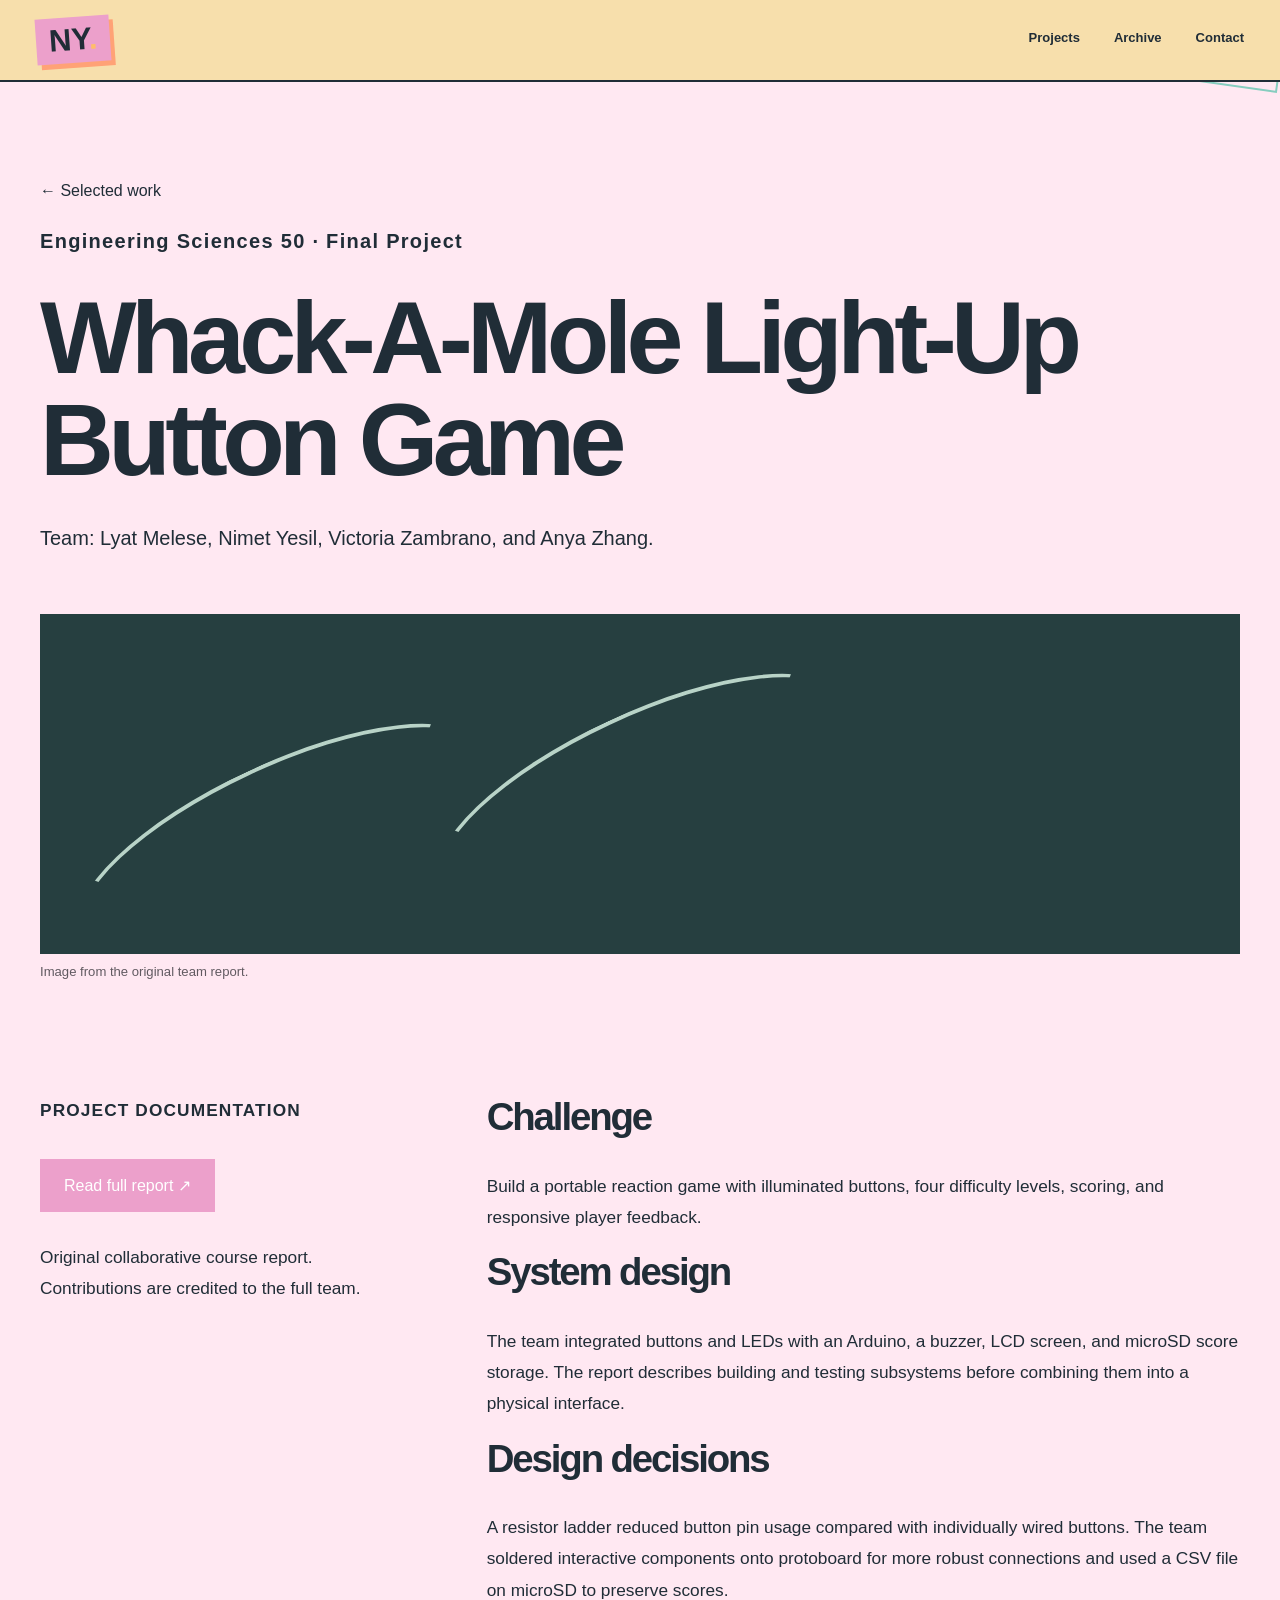
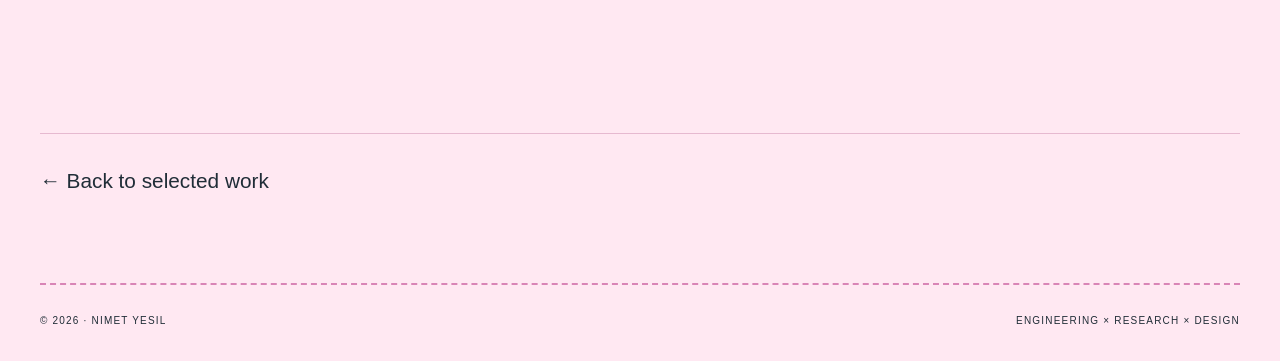
<file: whack.html>
<!DOCTYPE html>
<html lang="en"><head><meta charset="utf-8"/><meta content="width=device-width, initial-scale=1" name="viewport"/><link href="styles.css" rel="stylesheet"/><title>Whack-A-Mole Light-Up Button Game — Nimet Yesil</title></head><body class="scrapbook"><header class="site-header"><a class="wordmark" href="index.html">NY<span class="dot">.</span></a><nav><a href="index.html#projects">Projects</a><a href="index.html#archive">Archive</a><a href="index.html#contact">Contact</a></nav></header><main><div aria-hidden="true" class="page-stamp">N.Y. / ARCHIVE ✳</div><section class="wrap case-hero"><a class="back-link" href="index.html#projects">← Selected work</a><p class="eyebrow">Engineering Sciences 50 · Final Project</p><h1>Whack-A-Mole Light-Up Button Game</h1><p>Team: Lyat Melese, Nimet Yesil, Victoria Zambrano, and Anya Zhang.</p></section><div class="wrap"><div class="project-art art-two"><div class="wave wave-a"></div><div class="wave wave-b"></div></div><p class="figure-caption">Image from the original team report.</p></div><section class="wrap case-body"><aside><p class="eyebrow">PROJECT DOCUMENTATION</p><a class="document-link" href="assets/projects/whack-a-mole-report.pdf" rel="noopener" target="_blank">Read full report ↗</a><p>Original collaborative course report. Contributions are credited to the full team.</p></aside><article><section><h2>Challenge</h2><p>Build a portable reaction game with illuminated buttons, four difficulty levels, scoring, and responsive player feedback.</p></section><section><h2>System design</h2><p>The team integrated buttons and LEDs with an Arduino, a buzzer, LCD screen, and microSD score storage. The report describes building and testing subsystems before combining them into a physical interface.</p></section><section><h2>Design decisions</h2><p>A resistor ladder reduced button pin usage compared with individually wired buttons. The team soldered interactive components onto protoboard for more robust connections and used a CSV file on microSD to preserve scores.</p></section></article></section></main><div class="wrap page-navigation"><a href="index.html#projects">← Back to selected work</a></div><footer class="wrap"><span>© 2026 · NIMET YESIL</span><span>ENGINEERING × RESEARCH × DESIGN</span></footer></body></html>
</file>
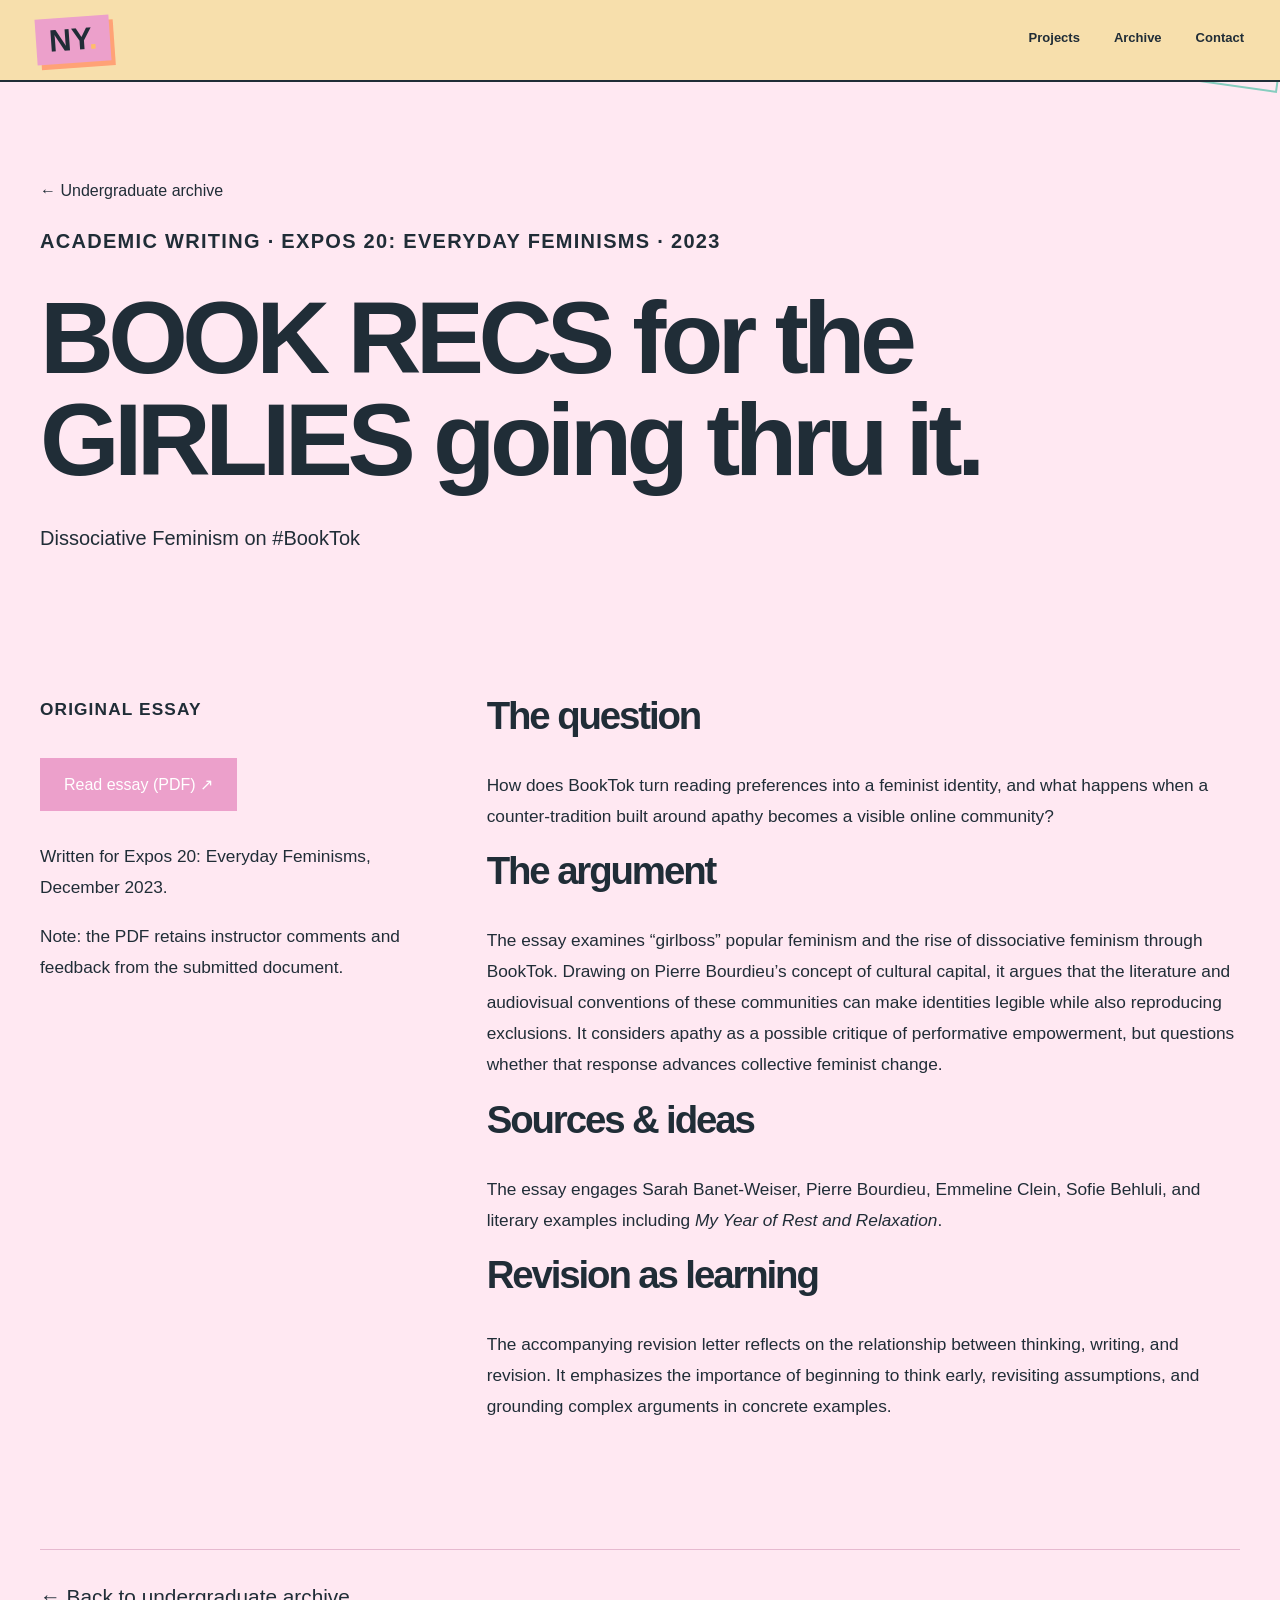
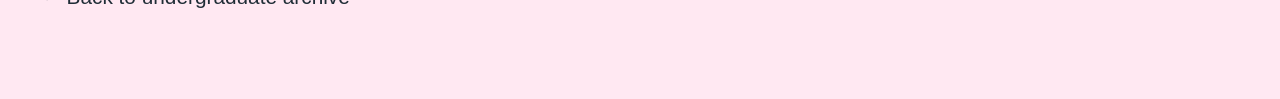
<file: writing.html>
<!DOCTYPE html>
<html lang="en"><head><meta charset="utf-8"/><meta content="width=device-width, initial-scale=1" name="viewport"/><link href="styles.css" rel="stylesheet"/><title>BookTok &amp; Dissociative Feminism — Nimet Yesil</title></head><body class="scrapbook"><header class="site-header"><a class="wordmark" href="index.html">NY<span class="dot">.</span></a><nav><a href="index.html#projects">Projects</a><a href="index.html#archive">Archive</a><a href="index.html#contact">Contact</a></nav></header><main><div aria-hidden="true" class="page-stamp">N.Y. / ARCHIVE ✳</div><section class="wrap case-hero"><a class="back-link" href="index.html#archive">← Undergraduate archive</a><p class="eyebrow">ACADEMIC WRITING · EXPOS 20: EVERYDAY FEMINISMS · 2023</p><h1>BOOK RECS for the GIRLIES going thru it.</h1><p>Dissociative Feminism on #BookTok</p></section><section class="wrap case-body"><aside><p class="eyebrow">ORIGINAL ESSAY</p><a class="document-link" href="assets/writing/booktok-feminism-essay.pdf" rel="noopener" target="_blank">Read essay (PDF) ↗</a><p>Written for Expos 20: Everyday Feminisms, December 2023.</p><p>Note: the PDF retains instructor comments and feedback from the submitted document.</p></aside><article><h2>The question</h2><p>How does BookTok turn reading preferences into a feminist identity, and what happens when a counter-tradition built around apathy becomes a visible online community?</p><h2>The argument</h2><p>The essay examines “girlboss” popular feminism and the rise of dissociative feminism through BookTok. Drawing on Pierre Bourdieu’s concept of cultural capital, it argues that the literature and audiovisual conventions of these communities can make identities legible while also reproducing exclusions. It considers apathy as a possible critique of performative empowerment, but questions whether that response advances collective feminist change.</p><h2>Sources &amp; ideas</h2><p>The essay engages Sarah Banet-Weiser, Pierre Bourdieu, Emmeline Clein, Sofie Behluli, and literary examples including <em>My Year of Rest and Relaxation</em>.</p><h2>Revision as learning</h2><p>The accompanying revision letter reflects on the relationship between thinking, writing, and revision. It emphasizes the importance of beginning to think early, revisiting assumptions, and grounding complex arguments in concrete examples.</p></article></section></main><div class="wrap page-navigation"><a href="index.html#archive">← Back to undergraduate archive</a></div></body></html>
</file>
<file: styles.css>
@import url('https://fonts.googleapis.com/css2?family=DM+Sans:wght@400;500;600;700&family=Space+Grotesk:wght@400;500;600;700&display=swap');
:root{--paper:#f5f2e9;--ink:#242420;--orange:#f15b35;--line:#d8d3c8;--muted:#746f67}*{box-sizing:border-box}html{scroll-behavior:smooth}body{margin:0;background:var(--paper);color:var(--ink);font-family:'DM Sans',sans-serif}a{color:inherit;text-decoration:none}a:hover{color:var(--orange)}.wrap{width:min(1200px,calc(100% - 72px));margin:auto}.site-header{height:90px;padding:0 36px;display:flex;align-items:center;justify-content:space-between;border-bottom:1px solid var(--line)}.wordmark{font:700 28px 'Space Grotesk',sans-serif}.dot{color:var(--orange)}nav{display:flex;gap:34px;font-size:13px;font-weight:700}h1,h2,h3,p{margin-top:0}h1,h2,h3{font-family:'Space Grotesk',sans-serif;letter-spacing:-.055em}h1{font-size:clamp(70px,11.5vw,165px);line-height:.93;font-weight:600;margin:42px 0 50px}h1 em,h2 em{font-style:normal;color:var(--orange)}.eyebrow{font-size:11px;letter-spacing:.15em;font-weight:700}.hero{min-height:770px;padding-top:78px}.hero-bottom{display:flex;align-items:end;justify-content:space-between;gap:20px}.hero-bottom p{font-size:21px;line-height:1.5;max-width:520px}.round-link{width:82px;height:82px;border:1px solid var(--ink);border-radius:50%;display:grid;place-items:center;font-size:38px;transition:.2s}.round-link:hover{background:var(--orange);color:white;border-color:var(--orange)}.hero-decoration{display:flex;justify-content:space-between;border-top:1px solid var(--line);padding-top:20px;margin-top:90px;font-size:10px;letter-spacing:.13em}.about-section{background:#e8e4da;padding:120px 0}.about-grid,.experience-grid{display:grid;grid-template-columns:1fr 2fr;gap:50px}.about-grid h2,.section-heading h2,.experience-grid h2,.contact-section h2{font-size:clamp(48px,6vw,90px);line-height:1.04;margin:0 0 38px}.about-grid p:not(.eyebrow){font-size:21px;max-width:700px;line-height:1.6}.about-grid p.muted{font-size:15px;color:var(--muted)}.projects-section{padding-top:130px;padding-bottom:120px}.section-heading{display:flex;justify-content:space-between;align-items:end}.count{font-size:11px;letter-spacing:.12em;margin-bottom:45px}.project-grid{display:grid;grid-template-columns:repeat(2,minmax(0,1fr));gap:70px 28px}.project-card:nth-child(3){grid-column:1/3;max-width:calc(50% - 14px)}.project-art{height:390px;position:relative;overflow:hidden;display:flex;align-items:center;justify-content:center}.art-one{background:#d8d6cb}.art-two{background:#263f40}.art-three{background:#efc9a5}.art-number{position:absolute;top:20px;left:24px;font-size:12px;z-index:3}.art-two .art-number{color:white}.shape-ring{height:230px;width:230px;border:48px solid #ef603d;border-radius:50%;transform:rotateX(55deg) rotate(-24deg);box-shadow:25px 45px 0 #b5b2a6}.shape-core{position:absolute;width:80px;height:230px;background:#31332f;transform:rotate(35deg);border-radius:18px;opacity:.9}.wave{position:absolute;width:440px;height:150px;border:4px solid #b8d3c7;border-color:#b8d3c7 transparent transparent transparent;border-radius:50%;transform:rotate(-25deg)}.wave-a{top:100px}.wave-b{top:150px;left:20px}.wave-c{top:200px;left:50px}.tile-grid{font-size:220px;color:#e85d39;transform:rotate(-16deg)}.project-meta{display:flex;justify-content:space-between;gap:12px;margin-top:22px;font-size:10px;letter-spacing:.1em;color:var(--muted)}.project-card h3{font-size:33px;margin:13px 0 10px}.project-card p{font-size:15px;line-height:1.65;max-width:470px;color:var(--muted)}.hint{margin-top:50px;font-size:13px;color:var(--muted)}.experience-section{background:#252723;color:#f5f2e9;padding:130px 0}.experience-grid{grid-template-columns:1fr 1fr}.skill-list>div{padding:23px 0;border-bottom:1px solid #565750;display:flex;gap:28px;align-items:center}.skill-list span{font-size:11px;color:#b7b5ab}.skill-list strong{font-size:21px;font-weight:500}.resume-link{display:inline-block;margin-top:35px;border-bottom:1px solid var(--orange);padding-bottom:7px;color:#f5f2e9}.small-note{font-size:11px;color:#aaa99f;margin-top:12px}.contact-section{padding-top:140px;padding-bottom:140px}.contact-section h2{font-size:clamp(70px,10vw,140px);margin-top:45px}.contact-section>p:not(.eyebrow){font-size:20px}.contact-links{display:flex;gap:35px;margin-top:50px;font-weight:700}.contact-links a{border-bottom:1px solid var(--ink);padding-bottom:9px}footer{display:flex;justify-content:space-between;border-top:1px solid var(--line);padding-top:30px;padding-bottom:35px;font-size:10px;letter-spacing:.12em}@media(max-width:700px){.wrap{width:calc(100% - 36px)}.site-header{padding:0 18px;height:74px}nav{gap:12px;font-size:11px;flex-wrap:wrap;justify-content:end}.hero{min-height:650px;padding-top:90px}h1{font-size:clamp(58px,12vw,95px)}.hero-bottom p{font-size:17px}.round-link{min-width:60px;width:60px;height:60px;font-size:26px}.hero-decoration{margin-top:90px}.about-section,.experience-section{padding:80px 0}.about-grid,.experience-grid{grid-template-columns:1fr;gap:25px}.about-grid p:not(.eyebrow){font-size:18px}.projects-section{padding:90px 0}.project-grid{grid-template-columns:1fr;gap:48px}.project-card:nth-child(3){grid-column:auto;max-width:none}.project-art{height:300px}.count{display:none}.contact-section{padding:100px 0}.contact-links{gap:20px;flex-wrap:wrap}footer{gap:20px}}

/* Undergraduate archive — editorial extension */
.archive-intro{background:#ece8df;padding:110px 0 120px}.archive-intro-inner>h2{font-size:clamp(3.5rem,8vw,8rem);line-height:.98;letter-spacing:-.065em;margin:22px 0 30px}.archive-intro-inner>p:not(.eyebrow){max-width:630px;font-size:1.2rem;line-height:1.7;color:#555}.archive-index{margin-top:70px;border-top:1px solid #999}.archive-index a{display:grid;grid-template-columns:1fr 2fr auto;align-items:center;gap:20px;padding:30px 0;border-bottom:1px solid #aaa;text-decoration:none;color:inherit;transition:padding .2s}.archive-index a:hover{padding-left:12px}.archive-index a span{font-size:.72rem;letter-spacing:.09em}.archive-index a strong{font-size:clamp(1.2rem,2.7vw,2rem);font-weight:500}.inner-page{padding-top:95px;padding-bottom:130px;min-height:80vh}.back-link{display:inline-block;margin:25px 0;color:inherit;text-decoration:none}.page-title{font-size:clamp(4rem,10vw,9rem);line-height:.95;letter-spacing:-.075em;margin:28px 0}.page-lead{font-size:clamp(1.1rem,2vw,1.5rem);line-height:1.55;max-width:750px;color:#555;margin:25px 0 60px}.feature-panel{height:390px;background:#c7d0c8;position:relative;display:flex;justify-content:space-between;align-items:flex-start;padding:25px;color:#293a32;overflow:hidden}.feature-panel span{font-size:.75rem;letter-spacing:.12em}.feature-symbol{position:absolute;left:50%;top:50%;transform:translate(-50%,-50%);font-size:16rem;line-height:1;color:#385e50}.essay-grid{display:grid;grid-template-columns:1fr 2fr;gap:90px;margin-top:90px}.essay-grid aside{border-top:1px solid #888;padding-top:24px}.essay-grid aside p{line-height:1.8}.essay-grid article h2{font-size:2rem;margin:0 0 20px}.essay-grid article p{line-height:1.85;color:#555;margin-bottom:50px}.shelf-controls{display:flex;flex-wrap:wrap;gap:10px;margin:60px 0 30px}.filter{border:1px solid #aaa;background:transparent;border-radius:40px;padding:10px 18px;cursor:pointer;color:inherit}.filter.active,.filter:hover{background:#232323;color:white;border-color:#232323}.reading-entry{padding:38px 0;border-top:1px solid #aaa}.reading-entry h2{font-size:clamp(1.5rem,3vw,2.5rem);font-weight:500;margin:14px 0}.reading-entry p{max-width:740px;line-height:1.7;color:#555}.reading-note{font-size:.8rem;color:#666}.reading-note a{color:inherit}.timeline{border-top:1px solid #aaa;margin-top:75px}.timeline article{display:grid;grid-template-columns:1fr 2fr;gap:40px;border-bottom:1px solid #aaa;padding:45px 0}.timeline-year{font-size:clamp(2rem,4vw,3.5rem);letter-spacing:-.05em}.timeline h2{font-size:clamp(1.5rem,3vw,2.5rem);margin:12px 0}.timeline p{line-height:1.7;max-width:600px}.prompt{font-style:italic;color:#777}.archive-end{margin-top:110px;max-width:720px}.archive-end h2{font-size:clamp(2.5rem,5vw,5rem);line-height:1.1;letter-spacing:-.05em}.archive-end p{line-height:1.7}.placeholder-link{pointer-events:none;text-decoration:none;border-bottom:1px dashed #999}.reading-entry[hidden]{display:none!important}@media(max-width:700px){.archive-index a{grid-template-columns:1fr auto}.archive-index a span:first-child{grid-column:1/-1}.archive-intro{padding:70px 0}.inner-page{padding-top:60px}.feature-panel{height:260px}.feature-symbol{font-size:10rem}.essay-grid,.timeline article{grid-template-columns:1fr;gap:20px}.timeline article{padding:30px 0}}

/* Integrated work / document pages */
.project-grid{grid-template-columns:repeat(2,minmax(0,1fr))}.project-card:nth-child(3){grid-column:auto;max-width:none}.project-photo{width:100%;height:390px;object-fit:cover;object-position:center top;background:#e4dfd5;display:block;transition:transform .25s}.project-card>a{display:block;overflow:hidden}.project-card>a:hover .project-photo{transform:scale(1.025)}.case-hero{padding-top:75px;padding-bottom:40px}.case-hero h1{font-size:clamp(3.5rem,8vw,7.7rem);line-height:1;margin:30px 0}.case-hero p{font-size:1.25rem;max-width:780px;line-height:1.6}.case-image{width:100%;max-height:650px;object-fit:contain;background:#e8e4da}.case-body{display:grid;grid-template-columns:1fr 2fr;gap:70px;padding:80px 0 110px}.case-body h2{font-size:clamp(2rem,3vw,3rem)}.case-body p,.case-body li{font-size:1.08rem;line-height:1.8}.document-link{display:inline-block;background:var(--ink);color:white;padding:17px 24px;margin:16px 0 30px}.document-link:hover{background:var(--orange);color:white}.figure-caption{font-size:.82rem;color:var(--muted);margin:10px 0 36px}.case-secondary{width:100%;max-width:780px;margin-top:20px}.page-navigation{border-top:1px solid var(--line);padding:35px 0 90px}.page-navigation a{font-size:1.3rem}.archive-index a{grid-template-columns:1fr 2fr auto}@media(max-width:700px){.project-photo{height:280px}.case-body{grid-template-columns:1fr;gap:15px;padding:45px 0}.case-hero{padding-top:40px}.case-hero h1{font-size:clamp(3.2rem,12vw,5rem)}}

/* Semester archive */
.semester-courses {list-style:none;padding:0;margin:1.2rem 0;display:grid;gap:.65rem;}
.semester-courses li {padding-bottom:.65rem;border-bottom:1px solid rgba(80,70,55,.14);line-height:1.5;}
.semester-courses a {color:inherit;text-decoration:underline;text-decoration-color:#c86a42;text-underline-offset:4px;}
.semester-reflection {font-size:.88rem;opacity:.65;margin-top:1rem;}


/* SCRAPBOOK / expressive archival redesign. Original structure and content retained. */
@import url('https://fonts.googleapis.com/css2?family=DM+Mono:wght@400;500&family=DM+Sans:wght@400;500;600;700&family=Fraunces:opsz,wght,SOFT,WONK@9..144,500,0,1;9..144,650,0,1&display=swap');
:root{--paper:#f5eddb;--ink:#242e29;--orange:#e85a38;--line:#b7a991;--muted:#655f56;--berry:#862e4d;--green:#365c4a;--yellow:#f3c85e}
html{scroll-behavior:smooth}body.scrapbook{background-color:var(--paper);background-image:repeating-linear-gradient(0deg,transparent 0,transparent 31px,rgba(99,73,48,.045) 32px);color:var(--ink)}
.scrapbook h1,.scrapbook h2,.scrapbook h3{font-family:'Fraunces',Georgia,serif;letter-spacing:-.055em;font-weight:650}
.scrapbook h1 em,.scrapbook h2 em,.scrapbook .page-title em{color:var(--berry);font-style:italic}
.scrapbook .eyebrow,.scrapbook .project-meta,.scrapbook .count,.scrapbook .timeline-year,.scrapbook .card-index,.scrapbook .semester-number,.scrapbook .reading-note{font-family:'DM Mono',monospace;letter-spacing:.065em}
.scrapbook .site-header{background:#f7dfac;border-bottom:2px solid var(--ink);height:82px;position:relative;z-index:10}
.scrapbook .wordmark{font-family:'Fraunces',serif;font-size:31px;background:var(--berry);color:#fff5e7;padding:5px 13px;transform:rotate(-4deg);box-shadow:3px 4px 0 #e6b85a}
.scrapbook .wordmark .dot{color:var(--yellow)}.scrapbook nav a{border-bottom:2px solid transparent;padding-bottom:4px}.scrapbook nav a:hover{border-color:var(--berry);color:var(--berry)}
.scrapbook .hero{min-height:830px;position:relative;padding-top:95px;overflow:hidden}.scrapbook .hero h1{position:relative;z-index:2;max-width:950px;font-size:clamp(66px,10vw,145px);line-height:.95;margin:65px 0 60px}.scrapbook .hero .hero-bottom{position:relative;z-index:3;max-width:760px}.scrapbook .hero .hero-bottom p{background:#f7edda;padding:12px 16px;box-shadow:6px 6px 0 #e5cfaa;transform:rotate(-1deg)}
.hero-collage{position:absolute;right:0;top:105px;width:36%;height:570px;pointer-events:none;z-index:1}.collage-card{position:absolute;width:76%;padding:12px 12px 30px;background:#fff9eb;box-shadow:7px 10px 0 rgba(48,35,28,.18);border:1px solid #d5c4a4}.collage-card:before{content:'';position:absolute;top:-12px;left:37%;width:78px;height:27px;background:rgba(231,175,83,.62);transform:rotate(3deg)}.collage-card img{display:block;width:100%;height:190px;object-fit:cover;object-position:top}.collage-card span{font:12px 'DM Mono',monospace;display:block;margin-top:11px}.card-photo{right:4%;top:25px;transform:rotate(9deg)}.card-sketch{left:0;top:255px;transform:rotate(-9deg)}.collage-stamp{position:absolute;right:1%;bottom:2%;font:700 16px/1.2 'DM Mono',monospace;transform:rotate(14deg);color:var(--berry);border:3px double var(--berry);border-radius:50%;padding:24px;text-align:center;background:#f7dfac}
.scrapbook .hero-decoration{border-top:2px dashed var(--berry)}.scrapbook .about-section{background:#e3d4bb;position:relative}.scrapbook .about-section:before,.scrapbook .archive-intro:before{content:'✳  CLIPPINGS / NOTES / IDEAS';position:absolute;top:20px;right:6%;font:12px 'DM Mono',monospace;color:var(--berry);transform:rotate(4deg)}
.scrapbook .about-grid h2,.scrapbook .section-heading h2,.scrapbook .experience-grid h2{font-size:clamp(50px,6.8vw,98px)}.scrapbook .projects-section{padding-top:110px}.scrapbook .project-grid{gap:55px 40px}.scrapbook .project-card{background:#fff9ec;border:1px solid #b7a991;padding:15px 15px 25px;box-shadow:8px 10px 0 #d7c5a5;position:relative;transform:rotate(-1deg);transition:transform .2s,box-shadow .2s}.scrapbook .project-card:nth-child(even){transform:rotate(1.3deg);margin-top:25px}.scrapbook .project-card:hover,.scrapbook .project-card:nth-child(even):hover{transform:rotate(0deg) translateY(-6px);box-shadow:10px 14px 0 #c5b08d}.scrapbook .project-card:before{content:'';position:absolute;top:-14px;left:41%;width:85px;height:26px;background:rgba(239,191,94,.65);transform:rotate(-3deg);z-index:2}.scrapbook .project-card h3{font-size:clamp(26px,3vw,39px)}.scrapbook .project-card p{color:#4c514a}.scrapbook .project-photo{height:340px;border:1px solid #d6c9b0}.scrapbook .project-art{height:340px}.card-index{display:block;color:var(--berry);font-size:10px;margin:8px 0 13px}.scrapbook .project-meta{font-size:10px}.scrapbook .experience-section{background:#345747;color:#fff1dc}.scrapbook .experience-grid .eyebrow{color:#f5d87e}.scrapbook .skill-list>div{border-bottom:1px dashed #a3b49c}.scrapbook .resume-link{border-color:var(--yellow)}
.scrapbook .archive-intro{background:#edcfb1;position:relative;overflow:hidden}.scrapbook .archive-intro-inner{position:relative}.archive-sticker{position:absolute;right:3%;top:12px;transform:rotate(12deg);border:3px solid var(--berry);border-radius:50%;width:128px;height:128px;display:grid;place-content:center;text-align:center;color:var(--berry);font:700 15px/1.4 'DM Mono',monospace}.scrapbook .archive-index{border-top:2px solid var(--ink)}.scrapbook .archive-index a{background:#fff5e4;margin:13px 0;border:1px solid #b8a186;padding:22px 20px;box-shadow:5px 5px 0 #d7a78a;transform:rotate(-.35deg)}.scrapbook .archive-index a:nth-child(even){transform:rotate(.5deg)}.scrapbook .archive-index a:hover{padding-left:30px;background:#fff9f0}.scrapbook .archive-index a strong{font-family:'Fraunces',serif}.scrapbook .contact-section h2{font-size:clamp(60px,9vw,130px)}
.scrapbook .inner-page{position:relative}.page-stamp{position:absolute;right:0;top:48px;font:12px 'DM Mono',monospace;color:var(--berry);border:2px solid var(--berry);padding:9px 14px;transform:rotate(8deg)}.scrapbook .page-title{font-family:'Fraunces',serif;font-size:clamp(55px,9vw,128px)}.scrapbook .page-lead{color:#555349}.scrapbook .timeline{border-top:0;display:grid;gap:26px}.scrapbook .timeline article{position:relative;grid-template-columns:190px 1fr;background:#fff8e9;padding:44px 42px 35px;border:1px solid #c3b092;box-shadow:7px 9px 0 #d6c2a1;transform:rotate(-.5deg)}.scrapbook .timeline article:nth-child(even){transform:rotate(.6deg);background:#f5e6c8}.scrapbook .timeline article:before{content:'';position:absolute;top:-14px;left:46%;width:100px;height:25px;background:rgba(224,163,81,.55);transform:rotate(-4deg)}.scrapbook .timeline-year{font-size:clamp(2rem,4vw,3.4rem);color:var(--berry)}.scrapbook .timeline h2{font-size:clamp(2rem,4vw,3.2rem)}.semester-number{position:absolute;right:25px;top:22px;color:var(--berry);font-size:11px}.archive-annotation{font-family:'Fraunces',serif;font-style:italic;color:var(--berry);font-size:22px;margin:60px 0 30px}.scrapbook .semester-courses li{border-bottom:1px dashed #b5a58b}.scrapbook .reading-entry{background:#fff9ed;border:1px solid #d1bda0;margin:15px 0;padding:30px;box-shadow:5px 5px 0 #e2cfaf}.scrapbook .reading-entry h2{font-family:'Fraunces',serif}.scrapbook .filter{border-radius:0;font-family:'DM Mono',monospace}.scrapbook .filter.active{background:var(--berry);border-color:var(--berry)}.scrapbook .document-link{background:var(--berry)}.scrapbook .document-link:hover{background:var(--green)}.scrapbook .case-image,.scrapbook .case-secondary{border:12px solid #fff8e8;box-shadow:7px 9px 0 #d7c2a3}.scrapbook .feature-panel{background:#e5cb9e}.scrapbook .feature-symbol{color:var(--berry)}.scrapbook footer{border-top:2px dashed var(--berry)}
@media(max-width:900px){.hero-collage{opacity:.27;right:-5%;width:48%}.scrapbook .hero h1{max-width:100%}.archive-sticker{opacity:.4}}
@media(max-width:700px){.scrapbook .site-header{height:auto;min-height:75px;gap:15px;padding:12px 18px}.scrapbook nav{gap:11px}.scrapbook .hero{min-height:670px;padding-top:70px}.scrapbook .hero h1{font-size:clamp(56px,12vw,88px)}.hero-collage{display:none}.scrapbook .project-grid{gap:38px}.scrapbook .project-card:nth-child(even){margin-top:0}.scrapbook .project-photo,.scrapbook .project-art{height:260px}.scrapbook .timeline article{grid-template-columns:1fr;padding:45px 22px 25px;gap:8px}.semester-number{top:17px;right:14px}.archive-sticker{display:none}.page-stamp{position:static;display:table;margin-left:auto}.scrapbook .archive-index a{grid-template-columns:1fr auto}.scrapbook .archive-index a span:first-child{grid-column:1/-1}}
@media(prefers-reduced-motion:reduce){html{scroll-behavior:auto}.scrapbook .project-card,.scrapbook .project-photo{transition:none}}

.resume-pending{opacity:.75;cursor:default}

/* Nimet Yesil — fuchsia / teal / orange scrapbook palette, Arial throughout */
:root{--paper:#fff2e6;--ink:#202d37;--orange:#f36b2d;--line:#d6aeb4;--muted:#615a61;--berry:#c51b80;--green:#087e91;--yellow:#ffb455;--fuchsia:#d71988;--teal:#087e91}
html,body,button,input,textarea,select{font-family:Arial,Helvetica,sans-serif!important}
.scrapbook h1,.scrapbook h2,.scrapbook h3,.scrapbook .wordmark,.scrapbook .page-title,.scrapbook .timeline h2,.scrapbook .reading-entry h2,.scrapbook .archive-index a strong,.archive-annotation,.scrapbook .archive-sticker,.scrapbook .page-stamp,.scrapbook .filter,.eyebrow,.semester-number,.card-index{font-family:Arial,Helvetica,sans-serif!important}
.scrapbook h1,.scrapbook h2,.scrapbook h3{letter-spacing:-.055em;font-weight:800}
.scrapbook h1 em,.scrapbook h2 em,.scrapbook .page-title em{font-style:normal;color:var(--fuchsia)}
.scrapbook .wordmark{background:var(--fuchsia);box-shadow:4px 5px 0 var(--orange)}
.scrapbook .wordmark .dot{color:#ffbd69}
.scrapbook .about-section{background:#c9e9e7}
.scrapbook .archive-intro{background:#f9d6e8}
.scrapbook .experience-section{background:#086d80;color:#fff7ed}
.scrapbook .project-card{border-color:#c59cae;box-shadow:8px 9px 0 rgba(8,126,145,.25)}
.scrapbook .project-card:nth-child(even){box-shadow:8px 9px 0 rgba(215,25,136,.23)}
.scrapbook .archive-index a{background:#fff9ed;border-color:#d59eae;box-shadow:5px 6px 0 #e8a5c5}
.scrapbook .archive-index a:nth-child(even){background:#e3f4f0;box-shadow:5px 6px 0 #8ecbd0}
.scrapbook .timeline article{background:#fff8ef;border-color:#d9a5bb;box-shadow:7px 9px 0 #e6b3d1}
.scrapbook .timeline article:nth-child(even){background:#dff3f1;box-shadow:7px 9px 0 #8dcbd0}
.scrapbook .timeline article:before{background:rgba(243,107,45,.46)}
.scrapbook .reading-entry{border-color:#d6a3c1;box-shadow:5px 5px 0 #a6d5d7}
.scrapbook .filter.active,.scrapbook .document-link{background:var(--fuchsia);border-color:var(--fuchsia)}
.scrapbook .document-link:hover{background:var(--teal)}
.scrapbook .feature-panel{background:#b9e3e1;color:#153b43}
.scrapbook .feature-symbol{color:var(--fuchsia)}
.scrapbook .round-link:hover{background:var(--teal);border-color:var(--teal)}
.scrapbook .collage-stamp{background:var(--orange);color:#fff}
.scrapbook .archive-sticker{background:#fff4df;border:3px double var(--teal);color:var(--teal);box-shadow:3px 5px 0 rgba(8,126,145,.2)}
.scrapbook .page-stamp{color:var(--teal);border-color:var(--teal)}
/* Occasional rustic stickers, styled as distressed archival labels. */
.scrapbook .project-card:nth-child(2)::after{content:'HAND BUILT';position:absolute;right:-11px;top:-18px;transform:rotate(12deg);border:2px dashed #9c4b26;border-radius:50%;width:88px;height:88px;display:grid;place-items:center;text-align:center;background:#f7bc74;color:#693b28;font:700 11px/1.2 Arial,Helvetica,sans-serif;letter-spacing:.07em;box-shadow:3px 4px 0 rgba(90,53,33,.14);pointer-events:none;z-index:4}
.scrapbook .project-card:nth-child(3)::after{content:'FIELD NOTE 03';position:absolute;right:-8px;top:-13px;transform:rotate(9deg);padding:13px 10px;background:#d6f0e7;border:2px dashed #267b80;color:#185a63;font:700 10px Arial,Helvetica,sans-serif;letter-spacing:.09em;box-shadow:3px 4px 0 rgba(20,80,90,.13);pointer-events:none;z-index:4}
.scrapbook .project-card{position:relative}
.scrapbook .reading-entry:nth-of-type(3n)::before{content:'ARCHIVED ✳';display:inline-block;background:#ffd19a;border:1px dashed #a96938;transform:rotate(-4deg);padding:5px 9px;margin-bottom:13px;color:#6d3b27;font:700 10px Arial,Helvetica,sans-serif;letter-spacing:.1em}
@media(max-width:700px){.scrapbook .project-card:nth-child(2)::after{right:0;top:-13px;width:66px;height:66px;font-size:9px}.scrapbook .project-card:nth-child(3)::after{right:0}}

/* 2026 pastel refresh: soft fuchsia, soft orange, pastel pink background */
:root{--paper:#ffe8f2;--fuchsia:#e66bb5;--berry:#d85d9f;--orange:#ffa276;--yellow:#ffd3a8;--line:#e6b9d0}
body.scrapbook{background:var(--paper)}
.scrapbook .about-section{background:#d8f2f0}
.scrapbook .archive-intro{background:#fbd8e9}
.scrapbook .project-card{background:#fff4f9;border-color:#e3bbd2}
.scrapbook .archive-index a{background:#fff2f8;border-color:#e4b6cd;box-shadow:5px 6px 0 #f2c5dc}
.scrapbook .archive-index a:nth-child(even){background:#e8f7f5}
.scrapbook .timeline article{background:#fff2f8;border-color:#e5b9d1;box-shadow:7px 9px 0 #f0c8df}
.scrapbook .timeline article:nth-child(even){background:#e7f7f5}
.scrapbook .reading-entry{background:#fff5fa;border-color:#e3bdd3}
.scrapbook .collage-stamp{background:#ffa276;color:#603d39}
.scrapbook .project-card:nth-child(2)::after{background:#ffd3ac}
.scrapbook .reading-entry:nth-of-type(3n)::before{background:#ffe0bd}
.scrapbook .archive-sticker{background:#fff0f6}
.scrapbook .wordmark{color:#202d37}

/* Seafoam and softened fuchsia palette update */
:root{--teal:#86CDBF;--green:#86CDBF;--fuchsia:#ECA0CB;--berry:#D984B6}
.scrapbook .archive-sticker{box-shadow:3px 5px 0 rgba(85,155,143,.18)}
</file>
